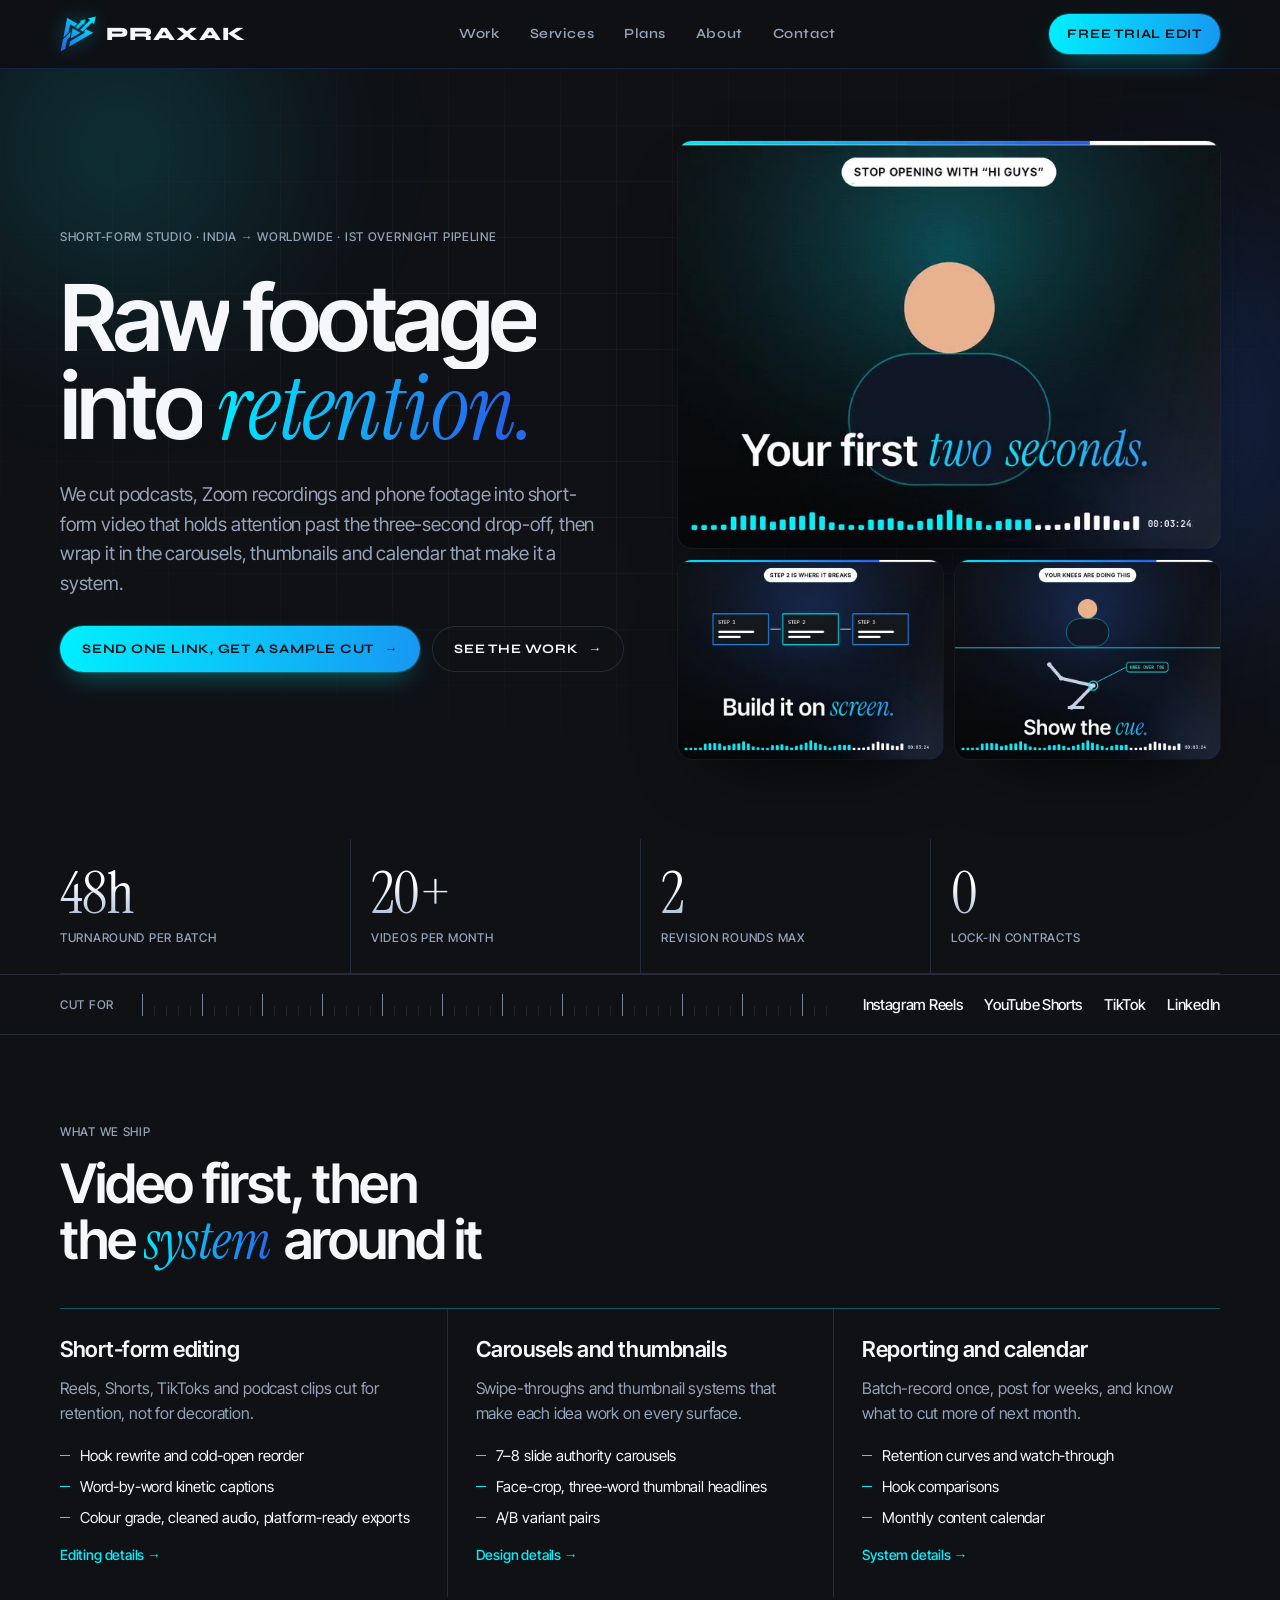
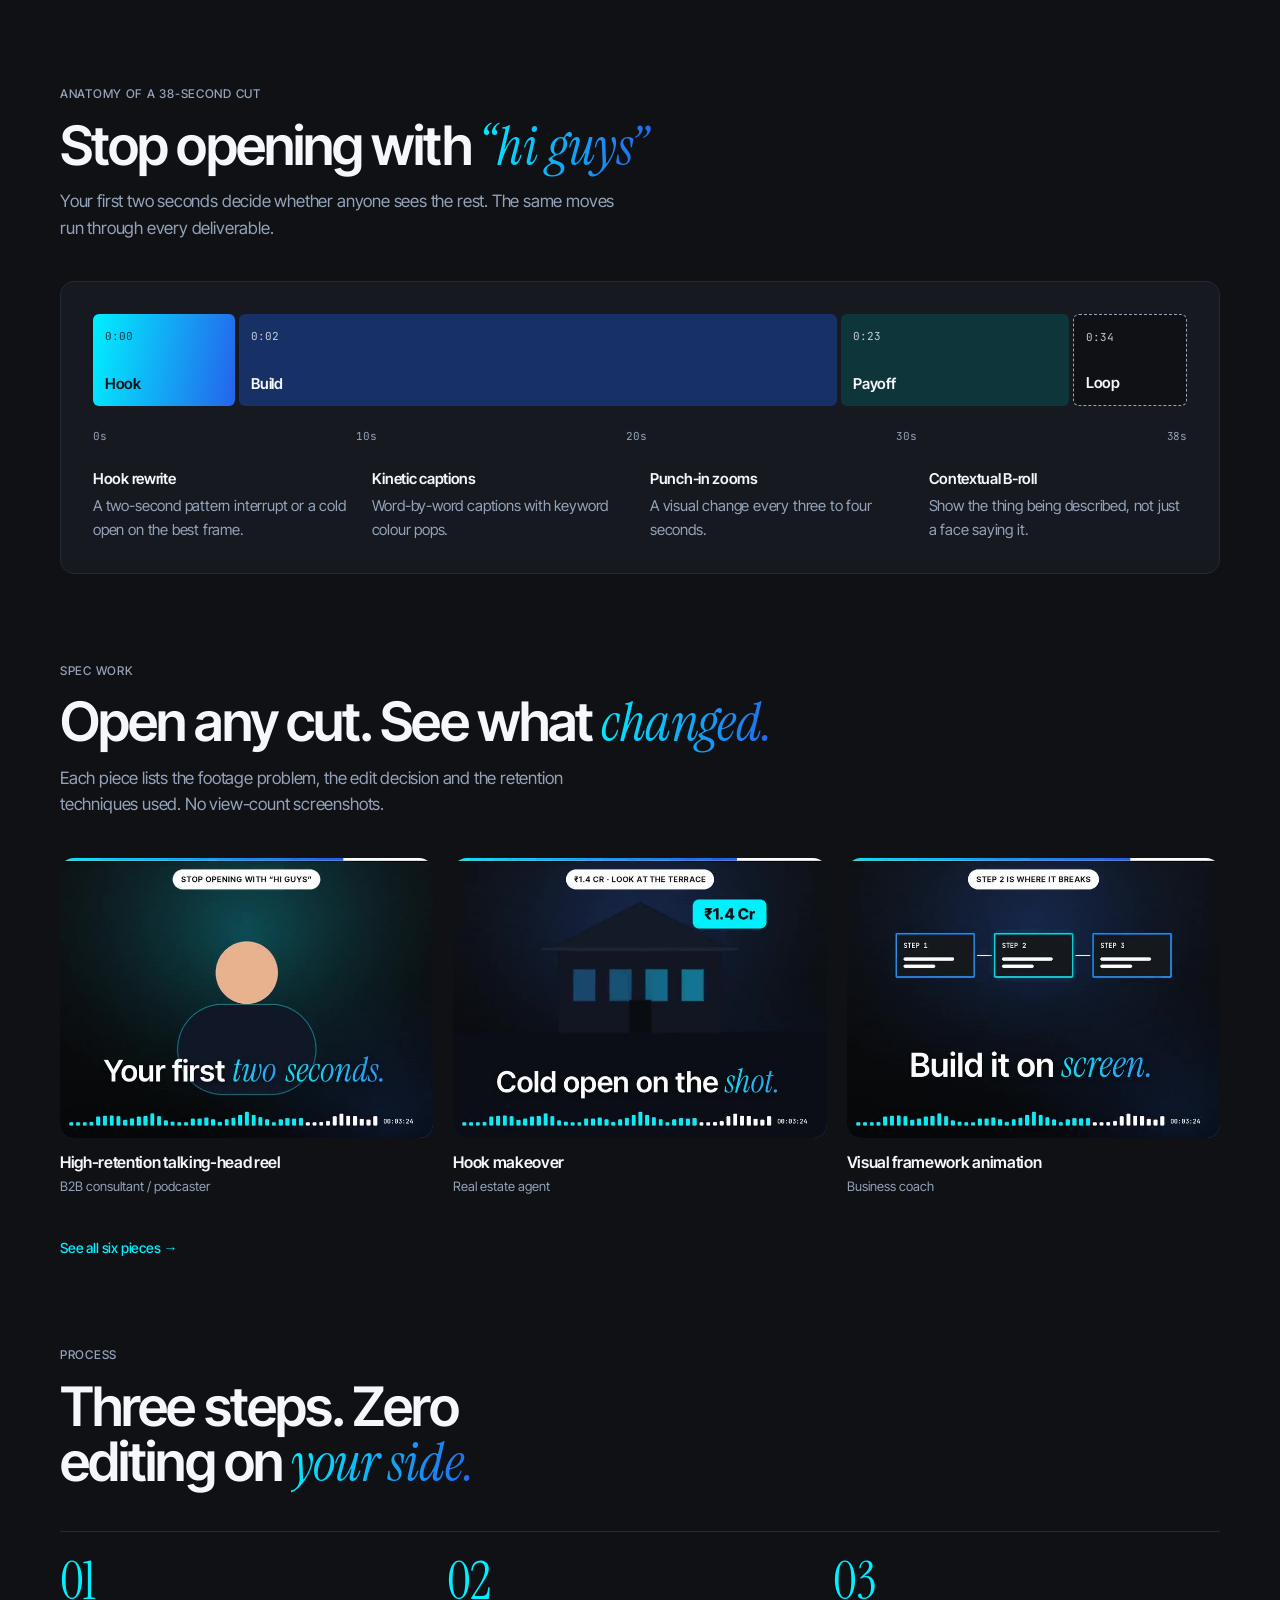
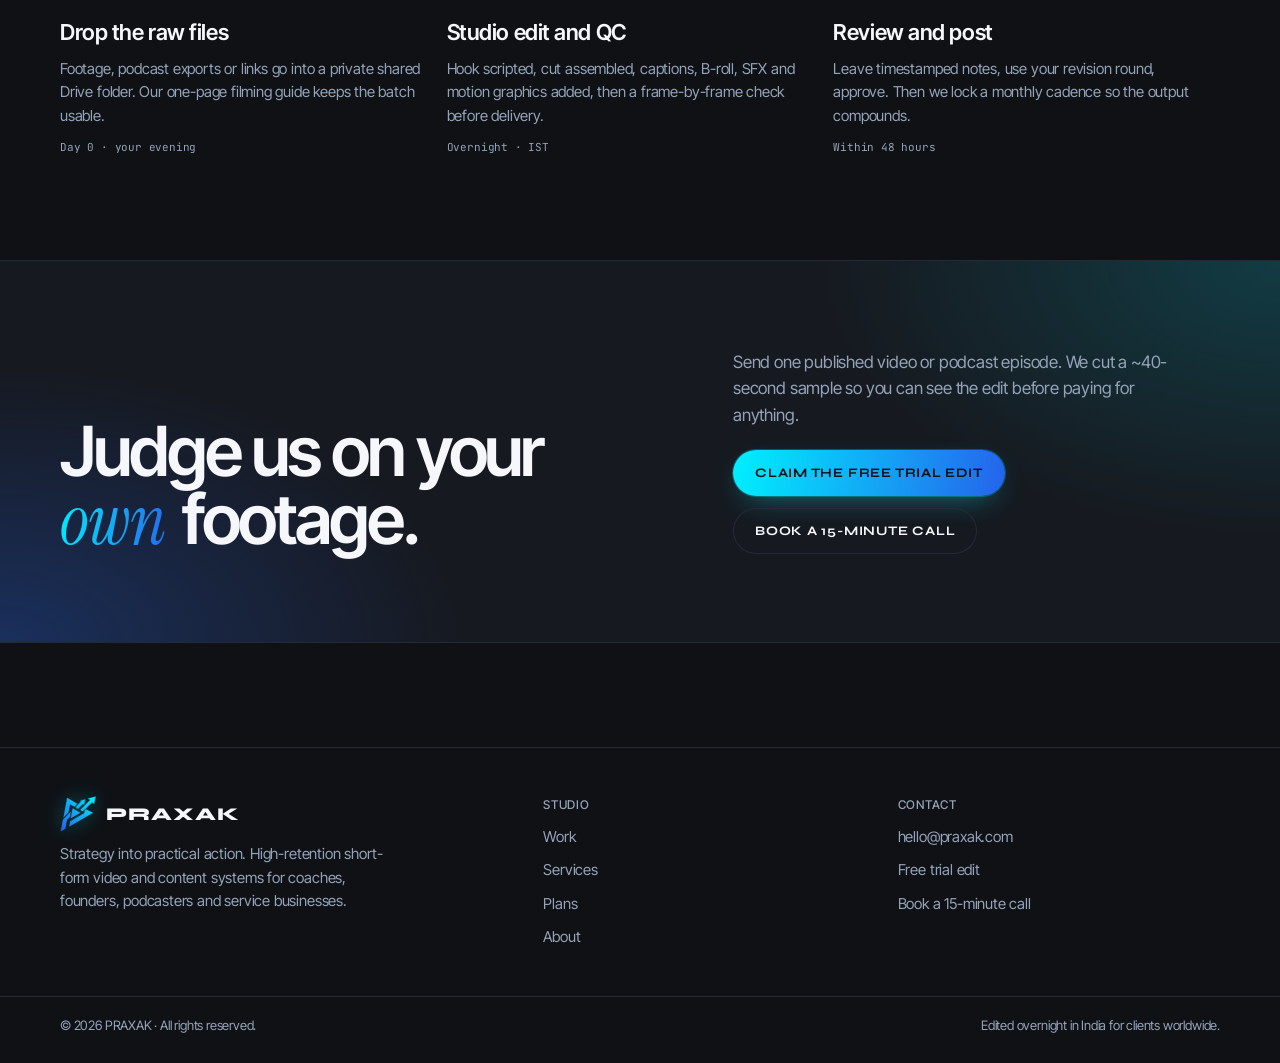
<file: index.html>
<!DOCTYPE html>
<html lang="en">
<head>
<meta charset="utf-8">
<meta name="viewport" content="width=device-width, initial-scale=1, viewport-fit=cover">
<title>PRAXAK · High-Retention Short-Form Video Studio</title>
<meta name="description" content="PRAXAK turns raw footage and podcasts into high-retention Reels, Shorts and TikToks, plus carousels and thumbnails. 48-hour turnaround from India for clients worldwide.">
<link rel="canonical" href="https://akashaychandranu-cell.github.io/AK/">
<meta name="theme-color" content="#0F1115">
<meta name="color-scheme" content="dark">
<link rel="icon" href="favicon.svg" type="image/svg+xml">
<link rel="apple-touch-icon" href="apple-touch-icon.png">
<meta property="og:type" content="website">
<meta property="og:site_name" content="PRAXAK">
<meta property="og:title" content="PRAXAK · High-Retention Short-Form Video Studio">
<meta property="og:description" content="PRAXAK turns raw footage and podcasts into high-retention Reels, Shorts and TikToks, plus carousels and thumbnails. 48-hour turnaround from India for clients worldwide.">
<meta property="og:url" content="https://akashaychandranu-cell.github.io/AK/">
<meta property="og:image" content="https://akashaychandranu-cell.github.io/AK/og.jpg">
<meta property="og:image:width" content="1200">
<meta property="og:image:height" content="630">
<meta name="twitter:card" content="summary_large_image">
<meta name="twitter:title" content="PRAXAK · High-Retention Short-Form Video Studio">
<meta name="twitter:description" content="PRAXAK turns raw footage and podcasts into high-retention Reels, Shorts and TikToks, plus carousels and thumbnails. 48-hour turnaround from India for clients worldwide.">
<meta name="twitter:image" content="https://akashaychandranu-cell.github.io/AK/og.jpg">
<script type="application/ld+json">{"@context": "https://schema.org", "@type": "ProfessionalService", "name": "PRAXAK", "url": "https://akashaychandranu-cell.github.io/AK/", "description": "PRAXAK turns raw footage and podcasts into high-retention Reels, Shorts and TikToks, plus carousels and thumbnails. 48-hour turnaround from India for clients worldwide.", "email": "hello@praxak.com", "image": "https://akashaychandranu-cell.github.io/AK/og.jpg", "logo": "https://akashaychandranu-cell.github.io/AK/favicon.svg", "areaServed": ["IN", "US", "GB", "AE", "AU"], "address": {"@type": "PostalAddress", "addressCountry": "IN"}, "sameAs": []}</script>
<link rel="stylesheet" href="assets/fonts.css">
<link rel="stylesheet" href="assets/style.css">
</head>
<body data-page="home">
<nav class="top" aria-label="Main">
  <div class="wrap">
    <a class="logo" href="index.html" aria-label="PRAXAK home"><svg class="mark" viewBox="0 0 40 40" width="32" height="32" aria-hidden="true"><defs><linearGradient id="lg-nav" x1="2" y1="38" x2="38" y2="2" gradientUnits="userSpaceOnUse"><stop stop-color="#2563EB"/><stop offset="1" stop-color="#00F0FF"/></linearGradient></defs><g fill="url(#lg-nav)"><path d="M7.93 2.04 L19.16 8.55 L15.89 11.85 L11.20 9.20 L9.45 18.25 L3.71 24.04 Z"/><path d="M12.04 17.42 L10.87 23.49 L7.85 26.47 L5.93 36.44 L0.69 39.45 L3.27 26.18 Z"/><path d="M14.04 13.67 L22.65 18.65 L11.85 24.87 Z"/><path d="M28.80 14.65 L36.73 18.65 L10.07 34.04 L11.24 28.11 L27.60 18.65 L26.51 18.00 Z"/><path class="arrow" d="M16.95 12.51 L23.31 6.11 L21.96 5.13 L28.22 3.67 L26.76 9.96 L25.78 8.58 L20.04 14.29 Z"/><path class="arrow" d="M22.25 15.56 L33.35 4.47 L30.76 2.65 L39.71 0.58 L37.64 9.56 L35.82 6.98 L25.38 17.35 Z"/></g></svg><span>PRAXAK</span></a>
    <div class="links">
      <a href="work.html">Work</a>
      <a href="services.html">Services</a>
      <a href="plans.html">Plans</a>
      <a href="about.html">About</a>
      <a href="contact.html">Contact</a>
    </div>
    <div class="nav-right">
      <a class="btn small" href="contact.html">Free trial edit</a>
      <button class="menu-btn" id="menu-btn" type="button" aria-expanded="false" aria-controls="mobile-menu">Menu</button>
    </div>
  </div>
  <div class="mobile-menu" id="mobile-menu" hidden>
    <div class="wrap">
      <a href="index.html" aria-current="page">Home</a>
      <a href="work.html">Work</a>
      <a href="services.html">Services</a>
      <a href="plans.html">Plans</a>
      <a href="about.html">About</a>
      <a href="contact.html">Contact</a>
    </div>
  </div>
</nav>
<main class="view">
<header class="hero">
  <div class="hero-fx" aria-hidden="true"><span class="orb o1"></span><span class="orb o2"></span><span class="gridfx"></span></div>
  <div class="wrap">
    <div class="hero-copy">
      <span class="label in-up" style="--d:.05s">Short-form studio · India → worldwide · IST overnight pipeline</span>
      <h1 class="split"><span class="wd"><span style="--i:0">Raw</span></span> <span class="wd"><span style="--i:1">footage</span></span> <span class="wd"><span style="--i:2">into</span></span> <span class="wd"><span style="--i:3"><span class="s">retention.</span></span></span></h1>
      <p class="lede in-up" style="--d:.75s">We cut podcasts, Zoom recordings and phone footage into short-form video that holds attention past the three-second drop-off, then wrap it in the carousels, thumbnails and calendar that make it a system.</p>
      <div class="ctas in-up" style="--d:.9s">
        <a class="btn" href="contact.html">Send one link, get a sample cut <span class="arr" aria-hidden="true">→</span></a>
        <a class="btn ghost" href="work.html">See the work <span class="arr" aria-hidden="true">→</span></a>
      </div>
    </div>
    <div class="frames media-hero" role="group" aria-label="Recent cuts">
      <div class="frame media g2 fx-in" style="--d:0.35s" data-depth="14"><video muted loop playsinline autoplay preload="metadata" poster="media/w1.jpg?v=3" src="media/w1.mp4?v=3" aria-hidden="true" tabindex="-1"></video><div class="bar"><span></span></div></div>
      <div class="frame media g2 fx-in" style="--d:0.50s" data-depth="24"><video muted loop playsinline autoplay preload="metadata" poster="media/w2.jpg?v=3" src="media/w2.mp4?v=3" aria-hidden="true" tabindex="-1"></video><div class="bar"><span></span></div></div>
      <div class="frame media g2 fx-in" style="--d:0.65s" data-depth="30"><video muted loop playsinline autoplay preload="metadata" poster="media/w5.jpg?v=3" src="media/w5.mp4?v=3" aria-hidden="true" tabindex="-1"></video><div class="bar"><span></span></div></div>
    </div>
  </div>
</header>

<div class="wrap">
  <div class="stats">
    <div class="stat"><b>48h</b><span class="label">Turnaround per batch</span></div>
    <div class="stat"><b>20+</b><span class="label">Videos per month</span></div>
    <div class="stat"><b>2</b><span class="label">Revision rounds max</span></div>
    <div class="stat"><b>0</b><span class="label">Lock-in contracts</span></div>
  </div>
</div>

<div class="ruler">
  <div class="wrap">
    <span class="label">Cut for</span>
    <div class="ticks" aria-hidden="true"></div>
    <div class="platforms"><span>Instagram Reels</span><span>YouTube Shorts</span><span>TikTok</span><span>LinkedIn</span></div>
  </div>
</div>

<section class="block">
  <div class="wrap">
    <div class="head">
      <span class="label">What we ship</span>
      <h2>Video first, then the <span class="s">system</span> around it</h2>
    </div>
    <div class="services">
      <div class="svc"><h3>Short-form editing</h3><p>Reels, Shorts, TikToks and podcast clips cut for retention, not for decoration.</p><ul class="dash"><li>Hook rewrite and cold-open reorder</li><li>Word-by-word kinetic captions</li><li>Colour grade, cleaned audio, platform-ready exports</li></ul><a class="textlink" href="services.html">Editing details →</a></div>
      <div class="svc"><h3>Carousels and thumbnails</h3><p>Swipe-throughs and thumbnail systems that make each idea work on every surface.</p><ul class="dash"><li>7–8 slide authority carousels</li><li>Face-crop, three-word thumbnail headlines</li><li>A/B variant pairs</li></ul><a class="textlink" href="services.html">Design details →</a></div>
      <div class="svc"><h3>Reporting and calendar</h3><p>Batch-record once, post for weeks, and know what to cut more of next month.</p><ul class="dash"><li>Retention curves and watch-through</li><li>Hook comparisons</li><li>Monthly content calendar</li></ul><a class="textlink" href="services.html">System details →</a></div>
    </div>
  </div>
</section>

<section class="block">
  <div class="wrap">
    <div class="head">
      <span class="label">Anatomy of a 38-second cut</span>
      <h2>Stop opening with <span class="s">“hi guys”</span></h2>
      <p>Your first two seconds decide whether anyone sees the rest. The same moves run through every deliverable.</p>
    </div>
    <div class="anatomy">
      <div class="track" style="grid-template-columns: 5fr 21fr 8fr 4fr" role="img" aria-label="Timeline of a 38-second cut: hook 0 to 2 seconds, build 2 to 23 seconds, payoff 23 to 34 seconds, loop and call to action 34 to 38 seconds">
        <div class="seg hook"><span class="mono">0:00</span><b>Hook</b></div>
        <div class="seg build"><span class="mono">0:02</span><b>Build</b></div>
        <div class="seg payoff"><span class="mono">0:23</span><b>Payoff</b></div>
        <div class="seg loop"><span class="mono">0:34</span><b>Loop</b></div>
      </div>
      <div class="axis"><span>0s</span><span>10s</span><span>20s</span><span>30s</span><span>38s</span></div>
      <div class="notes4">
        <p><strong>Hook rewrite</strong>A two-second pattern interrupt or a cold open on the best frame.</p>
        <p><strong>Kinetic captions</strong>Word-by-word captions with keyword colour pops.</p>
        <p><strong>Punch-in zooms</strong>A visual change every three to four seconds.</p>
        <p><strong>Contextual B-roll</strong>Show the thing being described, not just a face saying it.</p>
      </div>
    </div>
  </div>
</section>

<section class="block">
  <div class="wrap">
    <div class="head">
      <span class="label">Spec work</span>
      <h2>Open any cut. See what <span class="s">changed.</span></h2>
      <p>Each piece lists the footage problem, the edit decision and the retention techniques used. No view-count screenshots.</p>
    </div>
    <div class="grid-work">
      <button class="tile" type="button" data-cat="talk" data-n="0" aria-haspopup="dialog"><span class="frame media g2 "><img class="poster" src="media/w1.jpg?v=3" alt="" loading="lazy" width="720" height="540"><span class="bar"><span></span></span></span><span class="tile-meta"><b>High-retention talking-head reel</b><span>B2B consultant / podcaster</span></span></button><button class="tile" type="button" data-cat="before" data-n="3" aria-haspopup="dialog"><span class="frame media g2 "><img class="poster" src="media/w4.jpg?v=3" alt="" loading="lazy" width="720" height="540"><span class="bar"><span></span></span></span><span class="tile-meta"><b>Hook makeover</b><span>Real estate agent</span></span></button><button class="tile" type="button" data-cat="motion" data-n="1" aria-haspopup="dialog"><span class="frame media g2 "><img class="poster" src="media/w2.jpg?v=3" alt="" loading="lazy" width="720" height="540"><span class="bar"><span></span></span></span><span class="tile-meta"><b>Visual framework animation</b><span>Business coach</span></span></button>
    </div>
    <a class="textlink" href="work.html">See all six pieces →</a>
  </div>
</section>

<section class="block">
  <div class="wrap">
    <div class="head">
      <span class="label">Process</span>
      <h2>Three steps. Zero editing on <span class="s">your side.</span></h2>
    </div>
    <div class="steps three">
  <div class="step"><h3>Drop the raw files</h3><p>Footage, podcast exports or links go into a private shared Drive folder. Our one-page filming guide keeps the batch usable.</p><span class="when">Day 0 · your evening</span></div>
  <div class="step"><h3>Studio edit and QC</h3><p>Hook scripted, cut assembled, captions, B-roll, SFX and motion graphics added, then a frame-by-frame check before delivery.</p><span class="when">Overnight · IST</span></div>
  <div class="step"><h3>Review and post</h3><p>Leave timestamped notes, use your revision round, approve. Then we lock a monthly cadence so the output compounds.</p><span class="when">Within 48 hours</span></div>
</div>
  </div>
</section>
<section class="close">
  <div class="wrap">
    <h2>Judge us on your <span class="s">own</span> footage.</h2>
    <div class="close-side">
      <p>Send one published video or podcast episode. We cut a ~40-second sample so you can see the edit before paying for anything.</p>
      <div class="ctas"><a class="btn" href="contact.html">Claim the free trial edit</a><a class="btn ghost" href="mailto:hello@praxak.com?subject=Book%20a%2015-minute%20call">Book a 15-minute call</a></div>
    </div>
  </div>
</section>
</main>
<dialog id="dlg" aria-labelledby="dlg-title">
  <div class="dlg">
    <div class="frame media" id="dlg-frame"><video id="dlg-video" muted loop playsinline controls preload="none"></video></div>
    <div class="dlg-body">
      <button class="x" type="button" id="dlg-close">Close</button>
      <span class="pill" id="dlg-tag"></span>
      <h2 id="dlg-title" style="font-size:2rem">Project</h2>
      <dl>
        <dt>Client type</dt><dd id="dlg-niche"></dd>
        <dt>Problem</dt><dd id="dlg-problem"></dd>
        <dt>Edit</dt><dd id="dlg-edit"></dd>
        <dt>Techniques</dt><dd id="dlg-tech"></dd>
      </dl>
    </div>
  </div>
</dialog><footer>
  <div class="wrap">
    <div>
      <a class="logo" href="index.html" aria-label="PRAXAK home"><svg class="mark" viewBox="0 0 40 40" width="32" height="32" aria-hidden="true"><defs><linearGradient id="lg-foot" x1="2" y1="38" x2="38" y2="2" gradientUnits="userSpaceOnUse"><stop stop-color="#2563EB"/><stop offset="1" stop-color="#00F0FF"/></linearGradient></defs><g fill="url(#lg-foot)"><path d="M7.93 2.04 L19.16 8.55 L15.89 11.85 L11.20 9.20 L9.45 18.25 L3.71 24.04 Z"/><path d="M12.04 17.42 L10.87 23.49 L7.85 26.47 L5.93 36.44 L0.69 39.45 L3.27 26.18 Z"/><path d="M14.04 13.67 L22.65 18.65 L11.85 24.87 Z"/><path d="M28.80 14.65 L36.73 18.65 L10.07 34.04 L11.24 28.11 L27.60 18.65 L26.51 18.00 Z"/><path class="arrow" d="M16.95 12.51 L23.31 6.11 L21.96 5.13 L28.22 3.67 L26.76 9.96 L25.78 8.58 L20.04 14.29 Z"/><path class="arrow" d="M22.25 15.56 L33.35 4.47 L30.76 2.65 L39.71 0.58 L37.64 9.56 L35.82 6.98 L25.38 17.35 Z"/></g></svg><span>PRAXAK</span></a>
      <p class="muted" style="font-size:15px;max-width:36ch">Strategy into practical action. High-retention short-form video and content systems for coaches, founders, podcasters and service businesses.</p>
    </div>
    <div><span class="label">Studio</span><a href="work.html">Work</a><a href="services.html">Services</a><a href="plans.html">Plans</a><a href="about.html">About</a></div>
    <div><span class="label">Contact</span><a href="mailto:hello@praxak.com?subject=Free%20trial%20edit%20request">hello@praxak.com</a><a href="contact.html">Free trial edit</a><a href="mailto:hello@praxak.com?subject=Book%20a%2015-minute%20call">Book a 15-minute call</a></div>
  </div>
  <div class="foot-base"><div class="wrap"><span>© 2026 PRAXAK · All rights reserved.</span><span>Edited overnight in India for clients worldwide.</span></div></div>
</footer>
<script src="assets/main.js"></script>
</body>
</html>
</file>
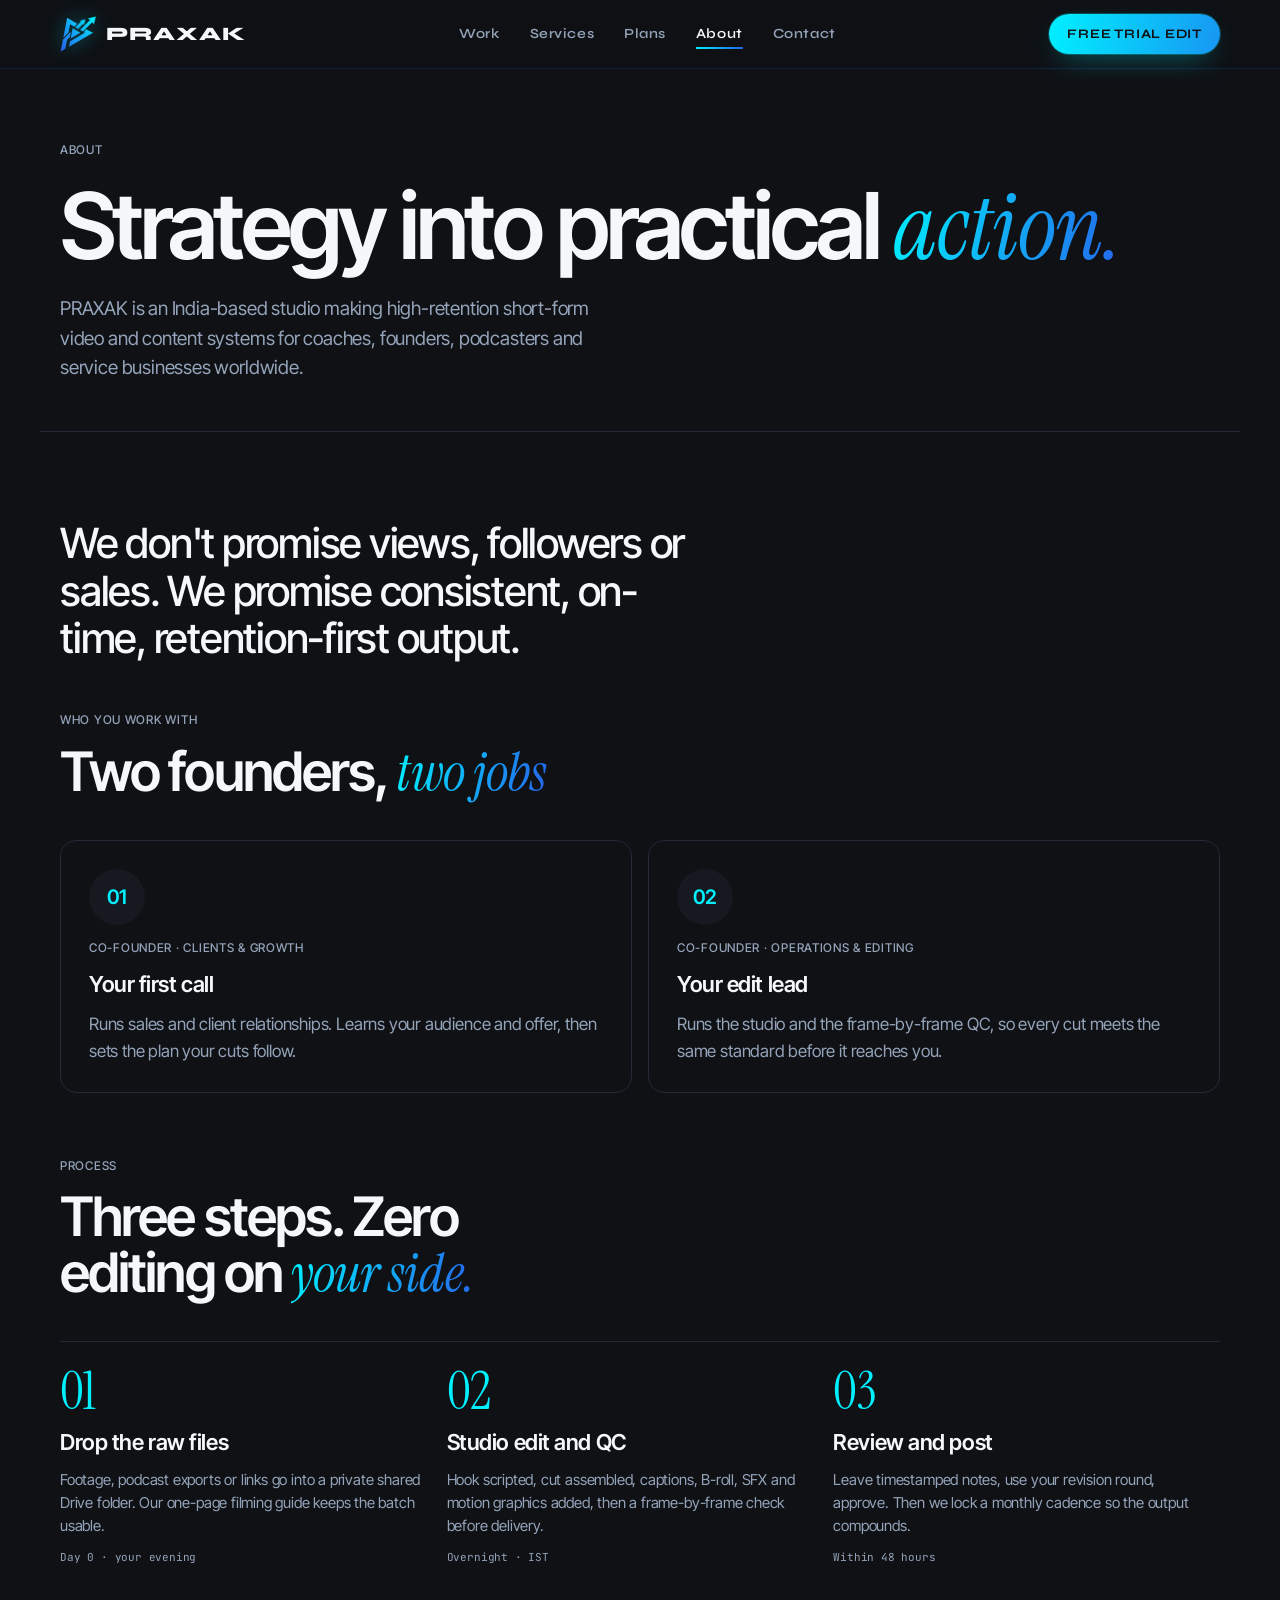
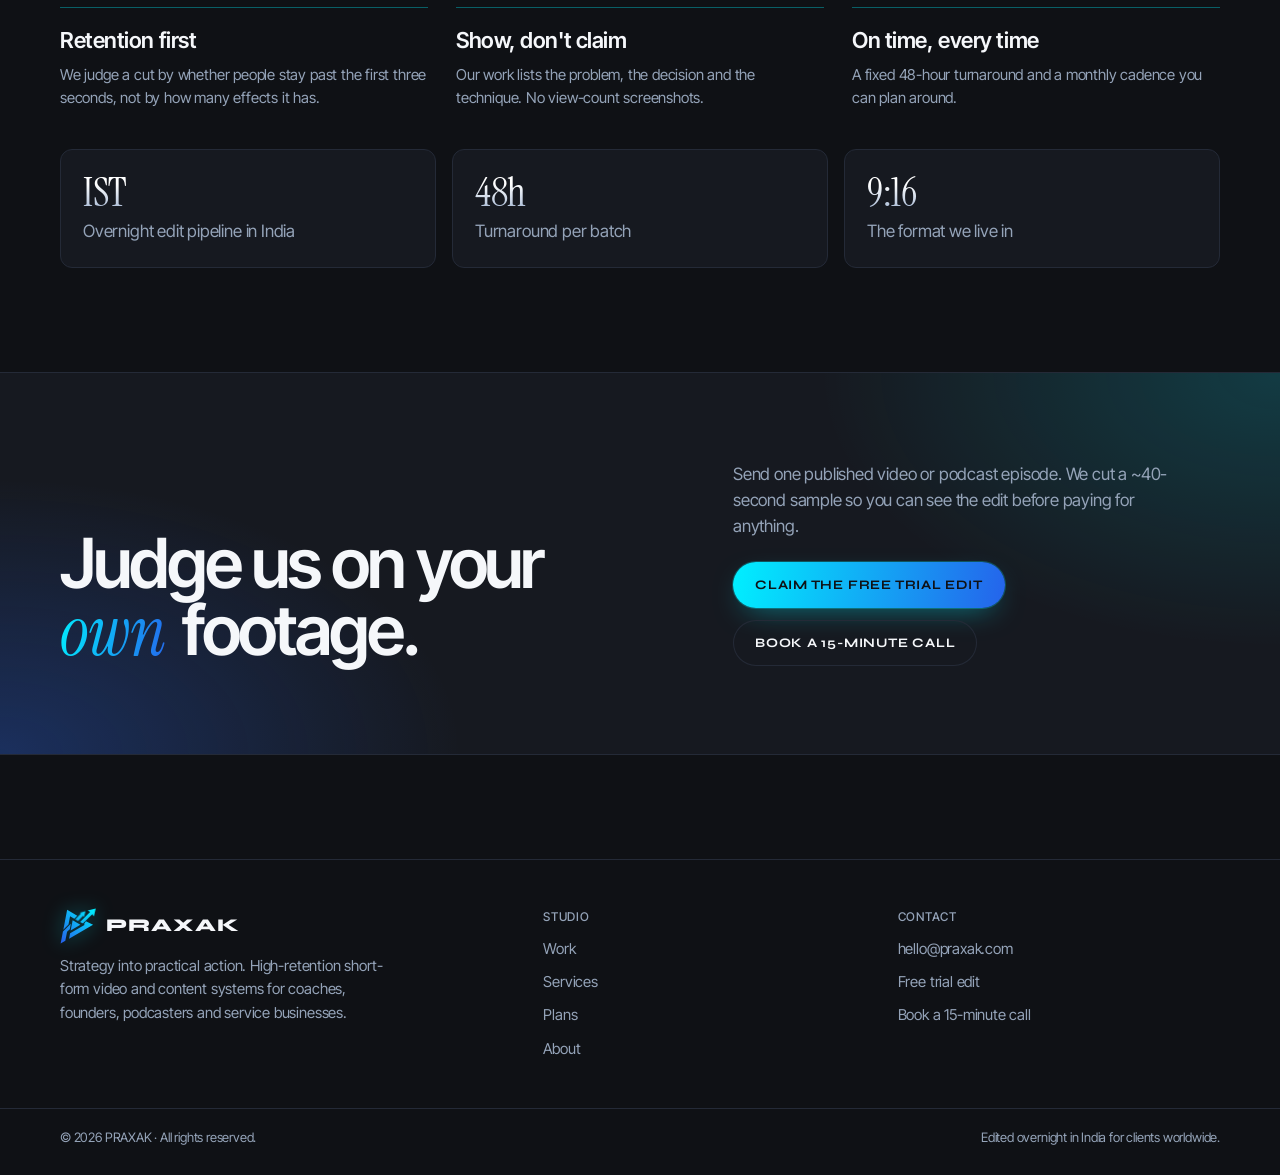
<file: about.html>
<!DOCTYPE html>
<html lang="en">
<head>
<meta charset="utf-8">
<meta name="viewport" content="width=device-width, initial-scale=1, viewport-fit=cover">
<title>About · PRAXAK</title>
<meta name="description" content="PRAXAK is an India-based studio making high-retention short-form video for coaches, founders, podcasters and service businesses.">
<link rel="canonical" href="https://akashaychandranu-cell.github.io/AK/about.html">
<meta name="theme-color" content="#0F1115">
<meta name="color-scheme" content="dark">
<link rel="icon" href="favicon.svg" type="image/svg+xml">
<link rel="apple-touch-icon" href="apple-touch-icon.png">
<meta property="og:type" content="website">
<meta property="og:site_name" content="PRAXAK">
<meta property="og:title" content="About · PRAXAK">
<meta property="og:description" content="PRAXAK is an India-based studio making high-retention short-form video for coaches, founders, podcasters and service businesses.">
<meta property="og:url" content="https://akashaychandranu-cell.github.io/AK/about.html">
<meta property="og:image" content="https://akashaychandranu-cell.github.io/AK/og.jpg">
<meta property="og:image:width" content="1200">
<meta property="og:image:height" content="630">
<meta name="twitter:card" content="summary_large_image">
<meta name="twitter:title" content="About · PRAXAK">
<meta name="twitter:description" content="PRAXAK is an India-based studio making high-retention short-form video for coaches, founders, podcasters and service businesses.">
<meta name="twitter:image" content="https://akashaychandranu-cell.github.io/AK/og.jpg">
<link rel="stylesheet" href="assets/fonts.css">
<link rel="stylesheet" href="assets/style.css">
</head>
<body data-page="about">
<nav class="top" aria-label="Main">
  <div class="wrap">
    <a class="logo" href="index.html" aria-label="PRAXAK home"><svg class="mark" viewBox="0 0 40 40" width="32" height="32" aria-hidden="true"><defs><linearGradient id="lg-nav" x1="2" y1="38" x2="38" y2="2" gradientUnits="userSpaceOnUse"><stop stop-color="#2563EB"/><stop offset="1" stop-color="#00F0FF"/></linearGradient></defs><g fill="url(#lg-nav)"><path d="M7.93 2.04 L19.16 8.55 L15.89 11.85 L11.20 9.20 L9.45 18.25 L3.71 24.04 Z"/><path d="M12.04 17.42 L10.87 23.49 L7.85 26.47 L5.93 36.44 L0.69 39.45 L3.27 26.18 Z"/><path d="M14.04 13.67 L22.65 18.65 L11.85 24.87 Z"/><path d="M28.80 14.65 L36.73 18.65 L10.07 34.04 L11.24 28.11 L27.60 18.65 L26.51 18.00 Z"/><path class="arrow" d="M16.95 12.51 L23.31 6.11 L21.96 5.13 L28.22 3.67 L26.76 9.96 L25.78 8.58 L20.04 14.29 Z"/><path class="arrow" d="M22.25 15.56 L33.35 4.47 L30.76 2.65 L39.71 0.58 L37.64 9.56 L35.82 6.98 L25.38 17.35 Z"/></g></svg><span>PRAXAK</span></a>
    <div class="links">
      <a href="work.html">Work</a>
      <a href="services.html">Services</a>
      <a href="plans.html">Plans</a>
      <a href="about.html" aria-current="page">About</a>
      <a href="contact.html">Contact</a>
    </div>
    <div class="nav-right">
      <a class="btn small" href="contact.html">Free trial edit</a>
      <button class="menu-btn" id="menu-btn" type="button" aria-expanded="false" aria-controls="mobile-menu">Menu</button>
    </div>
  </div>
  <div class="mobile-menu" id="mobile-menu" hidden>
    <div class="wrap">
      <a href="index.html">Home</a>
      <a href="work.html">Work</a>
      <a href="services.html">Services</a>
      <a href="plans.html">Plans</a>
      <a href="about.html" aria-current="page">About</a>
      <a href="contact.html">Contact</a>
    </div>
  </div>
</nav>
<main class="view">
<header class="page-head">
  <div class="wrap">
    <span class="label">About</span>
    <h1>Strategy into practical <span class="s">action.</span></h1>
    <p class="lede">PRAXAK is an India-based studio making high-retention short-form video and content systems for coaches, founders, podcasters and service businesses worldwide.</p>
  </div>
</header>
<section class="block">
  <div class="wrap">
    <p class="statement">We don't promise views, followers or sales. We promise consistent, on-time, retention-first output.</p>
    <div class="head" style="padding-top:8px"><span class="label">Who you work with</span><h2>Two founders, <span class="s">two jobs</span></h2></div>
    <div class="founders">
      <div class="founder"><div class="avatar ic" aria-hidden="true">01</div><span class="label">Co-founder · Clients &amp; growth</span><h3>Your first call</h3><p class="muted">Runs sales and client relationships. Learns your audience and offer, then sets the plan your cuts follow.</p></div>
      <div class="founder"><div class="avatar ic" aria-hidden="true">02</div><span class="label">Co-founder · Operations &amp; editing</span><h3>Your edit lead</h3><p class="muted">Runs the studio and the frame-by-frame QC, so every cut meets the same standard before it reaches you.</p></div>
    </div>
    <div class="head" style="padding-top:24px"><span class="label">Process</span><h2>Three steps. Zero editing on <span class="s">your side.</span></h2></div>
    <div class="steps three">
  <div class="step"><h3>Drop the raw files</h3><p>Footage, podcast exports or links go into a private shared Drive folder. Our one-page filming guide keeps the batch usable.</p><span class="when">Day 0 · your evening</span></div>
  <div class="step"><h3>Studio edit and QC</h3><p>Hook scripted, cut assembled, captions, B-roll, SFX and motion graphics added, then a frame-by-frame check before delivery.</p><span class="when">Overnight · IST</span></div>
  <div class="step"><h3>Review and post</h3><p>Leave timestamped notes, use your revision round, approve. Then we lock a monthly cadence so the output compounds.</p><span class="when">Within 48 hours</span></div>
</div>
    <div class="values">
      <div><h3>Retention first</h3><p>We judge a cut by whether people stay past the first three seconds, not by how many effects it has.</p></div>
      <div><h3>Show, don't claim</h3><p>Our work lists the problem, the decision and the technique. No view-count screenshots.</p></div>
      <div><h3>On time, every time</h3><p>A fixed 48-hour turnaround and a monthly cadence you can plan around.</p></div>
    </div>
    <div class="facts">
      <div class="fact"><b>IST</b><span class="muted">Overnight edit pipeline in India</span></div>
      <div class="fact"><b>48h</b><span class="muted">Turnaround per batch</span></div>
      <div class="fact"><b>9:16</b><span class="muted">The format we live in</span></div>
    </div>
  </div>
</section>
<section class="close">
  <div class="wrap">
    <h2>Judge us on your <span class="s">own</span> footage.</h2>
    <div class="close-side">
      <p>Send one published video or podcast episode. We cut a ~40-second sample so you can see the edit before paying for anything.</p>
      <div class="ctas"><a class="btn" href="contact.html">Claim the free trial edit</a><a class="btn ghost" href="mailto:hello@praxak.com?subject=Book%20a%2015-minute%20call">Book a 15-minute call</a></div>
    </div>
  </div>
</section>
</main>
<footer>
  <div class="wrap">
    <div>
      <a class="logo" href="index.html" aria-label="PRAXAK home"><svg class="mark" viewBox="0 0 40 40" width="32" height="32" aria-hidden="true"><defs><linearGradient id="lg-foot" x1="2" y1="38" x2="38" y2="2" gradientUnits="userSpaceOnUse"><stop stop-color="#2563EB"/><stop offset="1" stop-color="#00F0FF"/></linearGradient></defs><g fill="url(#lg-foot)"><path d="M7.93 2.04 L19.16 8.55 L15.89 11.85 L11.20 9.20 L9.45 18.25 L3.71 24.04 Z"/><path d="M12.04 17.42 L10.87 23.49 L7.85 26.47 L5.93 36.44 L0.69 39.45 L3.27 26.18 Z"/><path d="M14.04 13.67 L22.65 18.65 L11.85 24.87 Z"/><path d="M28.80 14.65 L36.73 18.65 L10.07 34.04 L11.24 28.11 L27.60 18.65 L26.51 18.00 Z"/><path class="arrow" d="M16.95 12.51 L23.31 6.11 L21.96 5.13 L28.22 3.67 L26.76 9.96 L25.78 8.58 L20.04 14.29 Z"/><path class="arrow" d="M22.25 15.56 L33.35 4.47 L30.76 2.65 L39.71 0.58 L37.64 9.56 L35.82 6.98 L25.38 17.35 Z"/></g></svg><span>PRAXAK</span></a>
      <p class="muted" style="font-size:15px;max-width:36ch">Strategy into practical action. High-retention short-form video and content systems for coaches, founders, podcasters and service businesses.</p>
    </div>
    <div><span class="label">Studio</span><a href="work.html">Work</a><a href="services.html">Services</a><a href="plans.html">Plans</a><a href="about.html">About</a></div>
    <div><span class="label">Contact</span><a href="mailto:hello@praxak.com?subject=Free%20trial%20edit%20request">hello@praxak.com</a><a href="contact.html">Free trial edit</a><a href="mailto:hello@praxak.com?subject=Book%20a%2015-minute%20call">Book a 15-minute call</a></div>
  </div>
  <div class="foot-base"><div class="wrap"><span>© 2026 PRAXAK · All rights reserved.</span><span>Edited overnight in India for clients worldwide.</span></div></div>
</footer>
<script src="assets/main.js"></script>
</body>
</html>
</file>
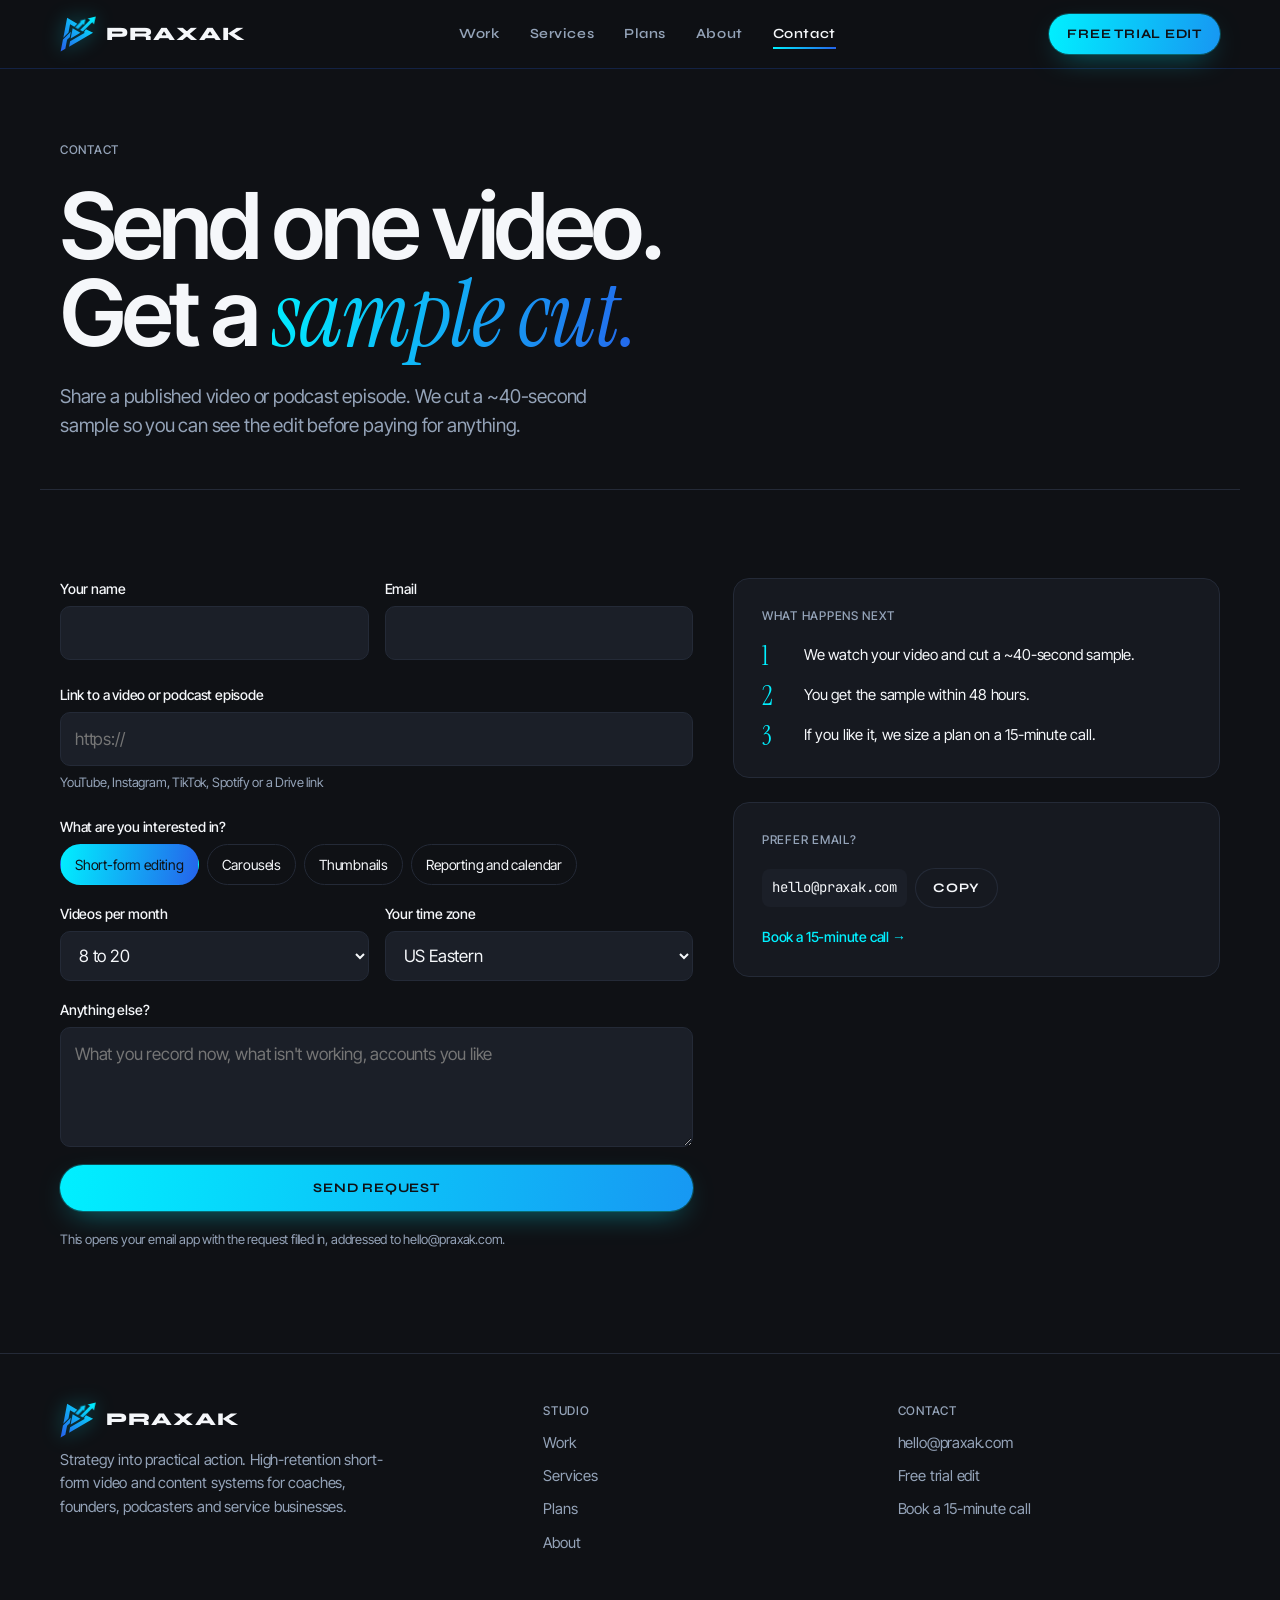
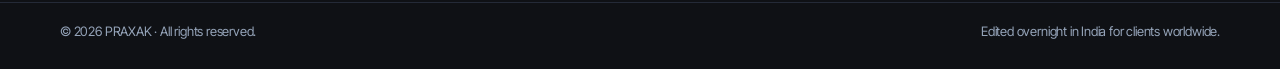
<file: contact.html>
<!DOCTYPE html>
<html lang="en">
<head>
<meta charset="utf-8">
<meta name="viewport" content="width=device-width, initial-scale=1, viewport-fit=cover">
<title>Contact · PRAXAK</title>
<meta name="description" content="Send one video for a free trial edit or book a 15-minute call with PRAXAK.">
<link rel="canonical" href="https://akashaychandranu-cell.github.io/AK/contact.html">
<meta name="theme-color" content="#0F1115">
<meta name="color-scheme" content="dark">
<link rel="icon" href="favicon.svg" type="image/svg+xml">
<link rel="apple-touch-icon" href="apple-touch-icon.png">
<meta property="og:type" content="website">
<meta property="og:site_name" content="PRAXAK">
<meta property="og:title" content="Contact · PRAXAK">
<meta property="og:description" content="Send one video for a free trial edit or book a 15-minute call with PRAXAK.">
<meta property="og:url" content="https://akashaychandranu-cell.github.io/AK/contact.html">
<meta property="og:image" content="https://akashaychandranu-cell.github.io/AK/og.jpg">
<meta property="og:image:width" content="1200">
<meta property="og:image:height" content="630">
<meta name="twitter:card" content="summary_large_image">
<meta name="twitter:title" content="Contact · PRAXAK">
<meta name="twitter:description" content="Send one video for a free trial edit or book a 15-minute call with PRAXAK.">
<meta name="twitter:image" content="https://akashaychandranu-cell.github.io/AK/og.jpg">
<link rel="stylesheet" href="assets/fonts.css">
<link rel="stylesheet" href="assets/style.css">
</head>
<body data-page="contact">
<nav class="top" aria-label="Main">
  <div class="wrap">
    <a class="logo" href="index.html" aria-label="PRAXAK home"><svg class="mark" viewBox="0 0 40 40" width="32" height="32" aria-hidden="true"><defs><linearGradient id="lg-nav" x1="2" y1="38" x2="38" y2="2" gradientUnits="userSpaceOnUse"><stop stop-color="#2563EB"/><stop offset="1" stop-color="#00F0FF"/></linearGradient></defs><g fill="url(#lg-nav)"><path d="M7.93 2.04 L19.16 8.55 L15.89 11.85 L11.20 9.20 L9.45 18.25 L3.71 24.04 Z"/><path d="M12.04 17.42 L10.87 23.49 L7.85 26.47 L5.93 36.44 L0.69 39.45 L3.27 26.18 Z"/><path d="M14.04 13.67 L22.65 18.65 L11.85 24.87 Z"/><path d="M28.80 14.65 L36.73 18.65 L10.07 34.04 L11.24 28.11 L27.60 18.65 L26.51 18.00 Z"/><path class="arrow" d="M16.95 12.51 L23.31 6.11 L21.96 5.13 L28.22 3.67 L26.76 9.96 L25.78 8.58 L20.04 14.29 Z"/><path class="arrow" d="M22.25 15.56 L33.35 4.47 L30.76 2.65 L39.71 0.58 L37.64 9.56 L35.82 6.98 L25.38 17.35 Z"/></g></svg><span>PRAXAK</span></a>
    <div class="links">
      <a href="work.html">Work</a>
      <a href="services.html">Services</a>
      <a href="plans.html">Plans</a>
      <a href="about.html">About</a>
      <a href="contact.html" aria-current="page">Contact</a>
    </div>
    <div class="nav-right">
      <a class="btn small" href="contact.html">Free trial edit</a>
      <button class="menu-btn" id="menu-btn" type="button" aria-expanded="false" aria-controls="mobile-menu">Menu</button>
    </div>
  </div>
  <div class="mobile-menu" id="mobile-menu" hidden>
    <div class="wrap">
      <a href="index.html">Home</a>
      <a href="work.html">Work</a>
      <a href="services.html">Services</a>
      <a href="plans.html">Plans</a>
      <a href="about.html">About</a>
      <a href="contact.html" aria-current="page">Contact</a>
    </div>
  </div>
</nav>
<main class="view">
<header class="page-head">
  <div class="wrap">
    <span class="label">Contact</span>
    <h1>Send one video. Get a <span class="s">sample cut.</span></h1>
    <p class="lede">Share a published video or podcast episode. We cut a ~40-second sample so you can see the edit before paying for anything.</p>
  </div>
</header>
<section class="block">
  <div class="wrap contact-grid">
    <div id="form-wrap">
      <form id="lead" novalidate>
        <div class="row2">
          <div class="field"><label for="f-name">Your name</label><input id="f-name" name="name" type="text" autocomplete="name" required><span class="err" data-err="name"></span></div>
          <div class="field"><label for="f-email">Email</label><input id="f-email" name="email" type="email" autocomplete="email" required><span class="err" data-err="email"></span></div>
        </div>
        <div class="field"><label for="f-link">Link to a video or podcast episode</label><input id="f-link" name="link" type="url" placeholder="https://" required><span class="hint">YouTube, Instagram, TikTok, Spotify or a Drive link</span><span class="err" data-err="link"></span></div>
        <div class="field">
          <span style="font-size:14px;font-weight:500">What are you interested in?</span>
          <div class="seg-choice" role="group" aria-label="Interested in">
            <input type="checkbox" id="n-edit" name="need" value="Short-form editing" checked><label for="n-edit">Short-form editing</label>
            <input type="checkbox" id="n-car" name="need" value="Carousels"><label for="n-car">Carousels</label>
            <input type="checkbox" id="n-thumb" name="need" value="Thumbnails"><label for="n-thumb">Thumbnails</label>
            <input type="checkbox" id="n-rep" name="need" value="Reporting and calendar"><label for="n-rep">Reporting and calendar</label>
          </div>
        </div>
        <div class="row2">
          <div class="field"><label for="f-vol">Videos per month</label>
            <select id="f-vol" name="volume"><option>Under 8</option><option selected>8 to 20</option><option>20+</option><option>Not sure yet</option></select></div>
          <div class="field"><label for="f-tz">Your time zone</label>
            <select id="f-tz" name="tz"><option>US Eastern</option><option>US Central</option><option>US Pacific</option><option>UK</option><option>Central Europe</option><option>Gulf</option><option>Australia</option><option>India</option><option>Other</option></select></div>
        </div>
        <div class="field"><label for="f-msg">Anything else?</label><textarea id="f-msg" name="msg" placeholder="What you record now, what isn't working, accounts you like"></textarea></div>
        <button class="btn" type="submit">Send request</button>
        <p class="muted" style="font-size:13px">This opens your email app with the request filled in, addressed to hello@praxak.com.</p>
      </form>
    </div>
    <div class="aside">
      <div class="aside-card">
        <span class="label">What happens next</span>
        <ol class="next">
          <li>We watch your video and cut a ~40-second sample.</li>
          <li>You get the sample within 48 hours.</li>
          <li>If you like it, we size a plan on a 15-minute call.</li>
        </ol>
      </div>
      <div class="aside-card">
        <span class="label">Prefer email?</span>
        <div class="copyrow"><code id="mail">hello@praxak.com</code><button class="btn ghost small" type="button" id="copy-mail">Copy</button></div>
        <a class="textlink" href="mailto:hello@praxak.com?subject=Book%20a%2015-minute%20call">Book a 15-minute call →</a>
      </div>
    </div>
  </div>
</section>
</main>
<footer>
  <div class="wrap">
    <div>
      <a class="logo" href="index.html" aria-label="PRAXAK home"><svg class="mark" viewBox="0 0 40 40" width="32" height="32" aria-hidden="true"><defs><linearGradient id="lg-foot" x1="2" y1="38" x2="38" y2="2" gradientUnits="userSpaceOnUse"><stop stop-color="#2563EB"/><stop offset="1" stop-color="#00F0FF"/></linearGradient></defs><g fill="url(#lg-foot)"><path d="M7.93 2.04 L19.16 8.55 L15.89 11.85 L11.20 9.20 L9.45 18.25 L3.71 24.04 Z"/><path d="M12.04 17.42 L10.87 23.49 L7.85 26.47 L5.93 36.44 L0.69 39.45 L3.27 26.18 Z"/><path d="M14.04 13.67 L22.65 18.65 L11.85 24.87 Z"/><path d="M28.80 14.65 L36.73 18.65 L10.07 34.04 L11.24 28.11 L27.60 18.65 L26.51 18.00 Z"/><path class="arrow" d="M16.95 12.51 L23.31 6.11 L21.96 5.13 L28.22 3.67 L26.76 9.96 L25.78 8.58 L20.04 14.29 Z"/><path class="arrow" d="M22.25 15.56 L33.35 4.47 L30.76 2.65 L39.71 0.58 L37.64 9.56 L35.82 6.98 L25.38 17.35 Z"/></g></svg><span>PRAXAK</span></a>
      <p class="muted" style="font-size:15px;max-width:36ch">Strategy into practical action. High-retention short-form video and content systems for coaches, founders, podcasters and service businesses.</p>
    </div>
    <div><span class="label">Studio</span><a href="work.html">Work</a><a href="services.html">Services</a><a href="plans.html">Plans</a><a href="about.html">About</a></div>
    <div><span class="label">Contact</span><a href="mailto:hello@praxak.com?subject=Free%20trial%20edit%20request">hello@praxak.com</a><a href="contact.html">Free trial edit</a><a href="mailto:hello@praxak.com?subject=Book%20a%2015-minute%20call">Book a 15-minute call</a></div>
  </div>
  <div class="foot-base"><div class="wrap"><span>© 2026 PRAXAK · All rights reserved.</span><span>Edited overnight in India for clients worldwide.</span></div></div>
</footer>
<script src="assets/main.js"></script>
</body>
</html>
</file>
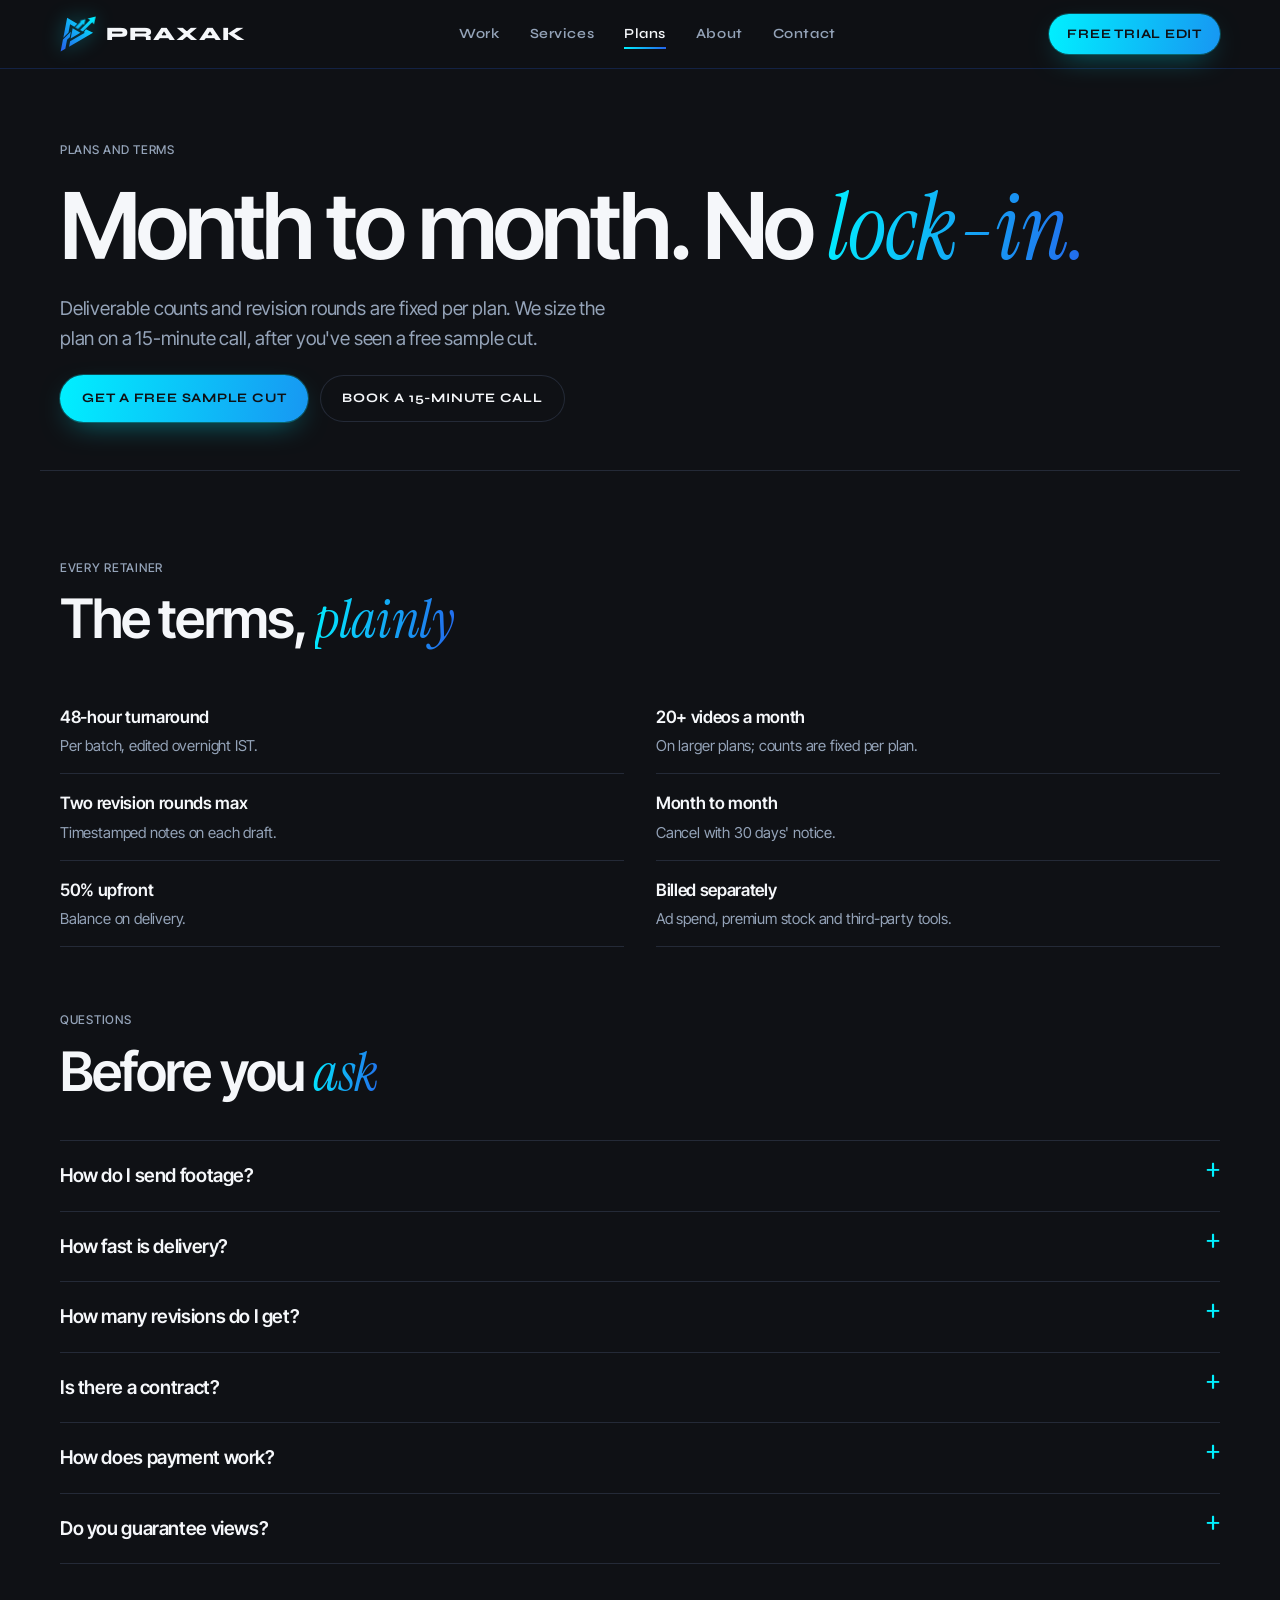
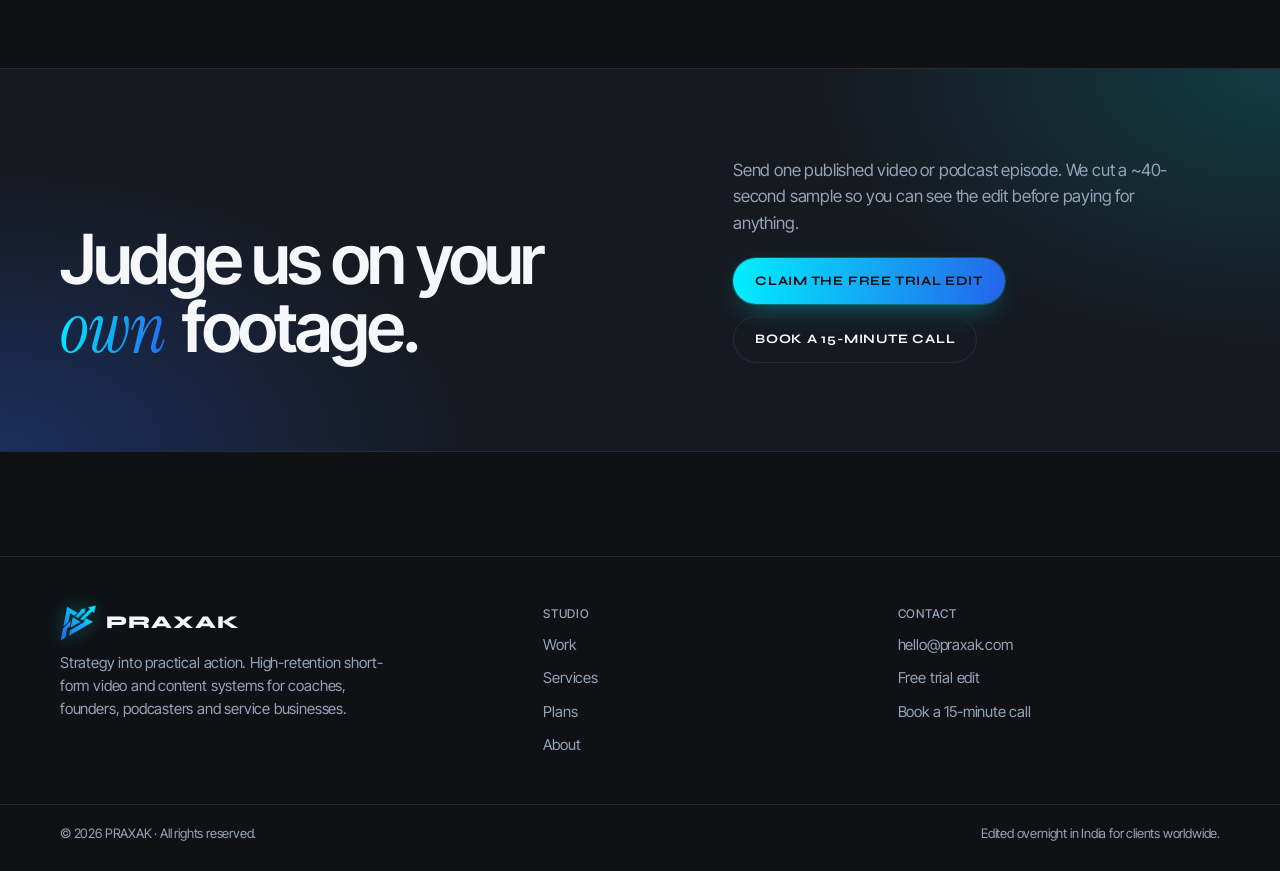
<file: plans.html>
<!DOCTYPE html>
<html lang="en">
<head>
<meta charset="utf-8">
<meta name="viewport" content="width=device-width, initial-scale=1, viewport-fit=cover">
<title>Plans and terms · PRAXAK</title>
<meta name="description" content="How PRAXAK retainers work: month to month, 48-hour turnaround, fixed revision rounds and a free trial edit.">
<link rel="canonical" href="https://akashaychandranu-cell.github.io/AK/plans.html">
<meta name="theme-color" content="#0F1115">
<meta name="color-scheme" content="dark">
<link rel="icon" href="favicon.svg" type="image/svg+xml">
<link rel="apple-touch-icon" href="apple-touch-icon.png">
<meta property="og:type" content="website">
<meta property="og:site_name" content="PRAXAK">
<meta property="og:title" content="Plans and terms · PRAXAK">
<meta property="og:description" content="How PRAXAK retainers work: month to month, 48-hour turnaround, fixed revision rounds and a free trial edit.">
<meta property="og:url" content="https://akashaychandranu-cell.github.io/AK/plans.html">
<meta property="og:image" content="https://akashaychandranu-cell.github.io/AK/og.jpg">
<meta property="og:image:width" content="1200">
<meta property="og:image:height" content="630">
<meta name="twitter:card" content="summary_large_image">
<meta name="twitter:title" content="Plans and terms · PRAXAK">
<meta name="twitter:description" content="How PRAXAK retainers work: month to month, 48-hour turnaround, fixed revision rounds and a free trial edit.">
<meta name="twitter:image" content="https://akashaychandranu-cell.github.io/AK/og.jpg">
<link rel="stylesheet" href="assets/fonts.css">
<link rel="stylesheet" href="assets/style.css">
</head>
<body data-page="plans">
<nav class="top" aria-label="Main">
  <div class="wrap">
    <a class="logo" href="index.html" aria-label="PRAXAK home"><svg class="mark" viewBox="0 0 40 40" width="32" height="32" aria-hidden="true"><defs><linearGradient id="lg-nav" x1="2" y1="38" x2="38" y2="2" gradientUnits="userSpaceOnUse"><stop stop-color="#2563EB"/><stop offset="1" stop-color="#00F0FF"/></linearGradient></defs><g fill="url(#lg-nav)"><path d="M7.93 2.04 L19.16 8.55 L15.89 11.85 L11.20 9.20 L9.45 18.25 L3.71 24.04 Z"/><path d="M12.04 17.42 L10.87 23.49 L7.85 26.47 L5.93 36.44 L0.69 39.45 L3.27 26.18 Z"/><path d="M14.04 13.67 L22.65 18.65 L11.85 24.87 Z"/><path d="M28.80 14.65 L36.73 18.65 L10.07 34.04 L11.24 28.11 L27.60 18.65 L26.51 18.00 Z"/><path class="arrow" d="M16.95 12.51 L23.31 6.11 L21.96 5.13 L28.22 3.67 L26.76 9.96 L25.78 8.58 L20.04 14.29 Z"/><path class="arrow" d="M22.25 15.56 L33.35 4.47 L30.76 2.65 L39.71 0.58 L37.64 9.56 L35.82 6.98 L25.38 17.35 Z"/></g></svg><span>PRAXAK</span></a>
    <div class="links">
      <a href="work.html">Work</a>
      <a href="services.html">Services</a>
      <a href="plans.html" aria-current="page">Plans</a>
      <a href="about.html">About</a>
      <a href="contact.html">Contact</a>
    </div>
    <div class="nav-right">
      <a class="btn small" href="contact.html">Free trial edit</a>
      <button class="menu-btn" id="menu-btn" type="button" aria-expanded="false" aria-controls="mobile-menu">Menu</button>
    </div>
  </div>
  <div class="mobile-menu" id="mobile-menu" hidden>
    <div class="wrap">
      <a href="index.html">Home</a>
      <a href="work.html">Work</a>
      <a href="services.html">Services</a>
      <a href="plans.html" aria-current="page">Plans</a>
      <a href="about.html">About</a>
      <a href="contact.html">Contact</a>
    </div>
  </div>
</nav>
<main class="view">
<header class="page-head">
  <div class="wrap">
    <span class="label">Plans and terms</span>
    <h1>Month to month. No <span class="s">lock-in.</span></h1>
    <p class="lede">Deliverable counts and revision rounds are fixed per plan. We size the plan on a 15-minute call, after you've seen a free sample cut.</p>
    <div class="ctas"><a class="btn" href="contact.html">Get a free sample cut</a><a class="btn ghost" href="mailto:hello@praxak.com?subject=Book%20a%2015-minute%20call">Book a 15-minute call</a></div>
  </div>
</header>
<section class="block">
  <div class="wrap">
    <div class="head"><span class="label">Every retainer</span><h2>The terms, <span class="s">plainly</span></h2></div>
    <ul class="terms-list">
      <li><b>48-hour turnaround</b><span>Per batch, edited overnight IST.</span></li>
      <li><b>20+ videos a month</b><span>On larger plans; counts are fixed per plan.</span></li>
      <li><b>Two revision rounds max</b><span>Timestamped notes on each draft.</span></li>
      <li><b>Month to month</b><span>Cancel with 30 days' notice.</span></li>
      <li><b>50% upfront</b><span>Balance on delivery.</span></li>
      <li><b>Billed separately</b><span>Ad spend, premium stock and third-party tools.</span></li>
    </ul>
    <div class="head" style="padding-top:24px"><span class="label">Questions</span><h2>Before you <span class="s">ask</span></h2></div>
    <div class="faq">
      <details><summary>How do I send footage?</summary><p>Footage, podcast exports or links go into a private shared Drive folder. Our one-page filming guide keeps each batch usable.</p></details><details><summary>How fast is delivery?</summary><p>Every batch is turned around within 48 hours. We edit overnight in India, so files you drop in your evening are already in progress while you sleep.</p></details><details><summary>How many revisions do I get?</summary><p>Revision rounds are fixed per plan, two at most. Leave timestamped notes on the draft and we apply them in your round.</p></details><details><summary>Is there a contract?</summary><p>No lock-in. Retainers run month to month and you can cancel with 30 days' notice.</p></details><details><summary>How does payment work?</summary><p>50% upfront before work begins and the balance on delivery. Ad spend, premium stock and third-party tools are billed separately.</p></details><details><summary>Do you guarantee views?</summary><p>No. We don't promise views, followers or sales. We promise consistent, on-time, retention-first output.</p></details>
    </div>
  </div>
</section>
<section class="close">
  <div class="wrap">
    <h2>Judge us on your <span class="s">own</span> footage.</h2>
    <div class="close-side">
      <p>Send one published video or podcast episode. We cut a ~40-second sample so you can see the edit before paying for anything.</p>
      <div class="ctas"><a class="btn" href="contact.html">Claim the free trial edit</a><a class="btn ghost" href="mailto:hello@praxak.com?subject=Book%20a%2015-minute%20call">Book a 15-minute call</a></div>
    </div>
  </div>
</section>
</main>
<footer>
  <div class="wrap">
    <div>
      <a class="logo" href="index.html" aria-label="PRAXAK home"><svg class="mark" viewBox="0 0 40 40" width="32" height="32" aria-hidden="true"><defs><linearGradient id="lg-foot" x1="2" y1="38" x2="38" y2="2" gradientUnits="userSpaceOnUse"><stop stop-color="#2563EB"/><stop offset="1" stop-color="#00F0FF"/></linearGradient></defs><g fill="url(#lg-foot)"><path d="M7.93 2.04 L19.16 8.55 L15.89 11.85 L11.20 9.20 L9.45 18.25 L3.71 24.04 Z"/><path d="M12.04 17.42 L10.87 23.49 L7.85 26.47 L5.93 36.44 L0.69 39.45 L3.27 26.18 Z"/><path d="M14.04 13.67 L22.65 18.65 L11.85 24.87 Z"/><path d="M28.80 14.65 L36.73 18.65 L10.07 34.04 L11.24 28.11 L27.60 18.65 L26.51 18.00 Z"/><path class="arrow" d="M16.95 12.51 L23.31 6.11 L21.96 5.13 L28.22 3.67 L26.76 9.96 L25.78 8.58 L20.04 14.29 Z"/><path class="arrow" d="M22.25 15.56 L33.35 4.47 L30.76 2.65 L39.71 0.58 L37.64 9.56 L35.82 6.98 L25.38 17.35 Z"/></g></svg><span>PRAXAK</span></a>
      <p class="muted" style="font-size:15px;max-width:36ch">Strategy into practical action. High-retention short-form video and content systems for coaches, founders, podcasters and service businesses.</p>
    </div>
    <div><span class="label">Studio</span><a href="work.html">Work</a><a href="services.html">Services</a><a href="plans.html">Plans</a><a href="about.html">About</a></div>
    <div><span class="label">Contact</span><a href="mailto:hello@praxak.com?subject=Free%20trial%20edit%20request">hello@praxak.com</a><a href="contact.html">Free trial edit</a><a href="mailto:hello@praxak.com?subject=Book%20a%2015-minute%20call">Book a 15-minute call</a></div>
  </div>
  <div class="foot-base"><div class="wrap"><span>© 2026 PRAXAK · All rights reserved.</span><span>Edited overnight in India for clients worldwide.</span></div></div>
</footer>
<script src="assets/main.js"></script>
</body>
</html>
</file>
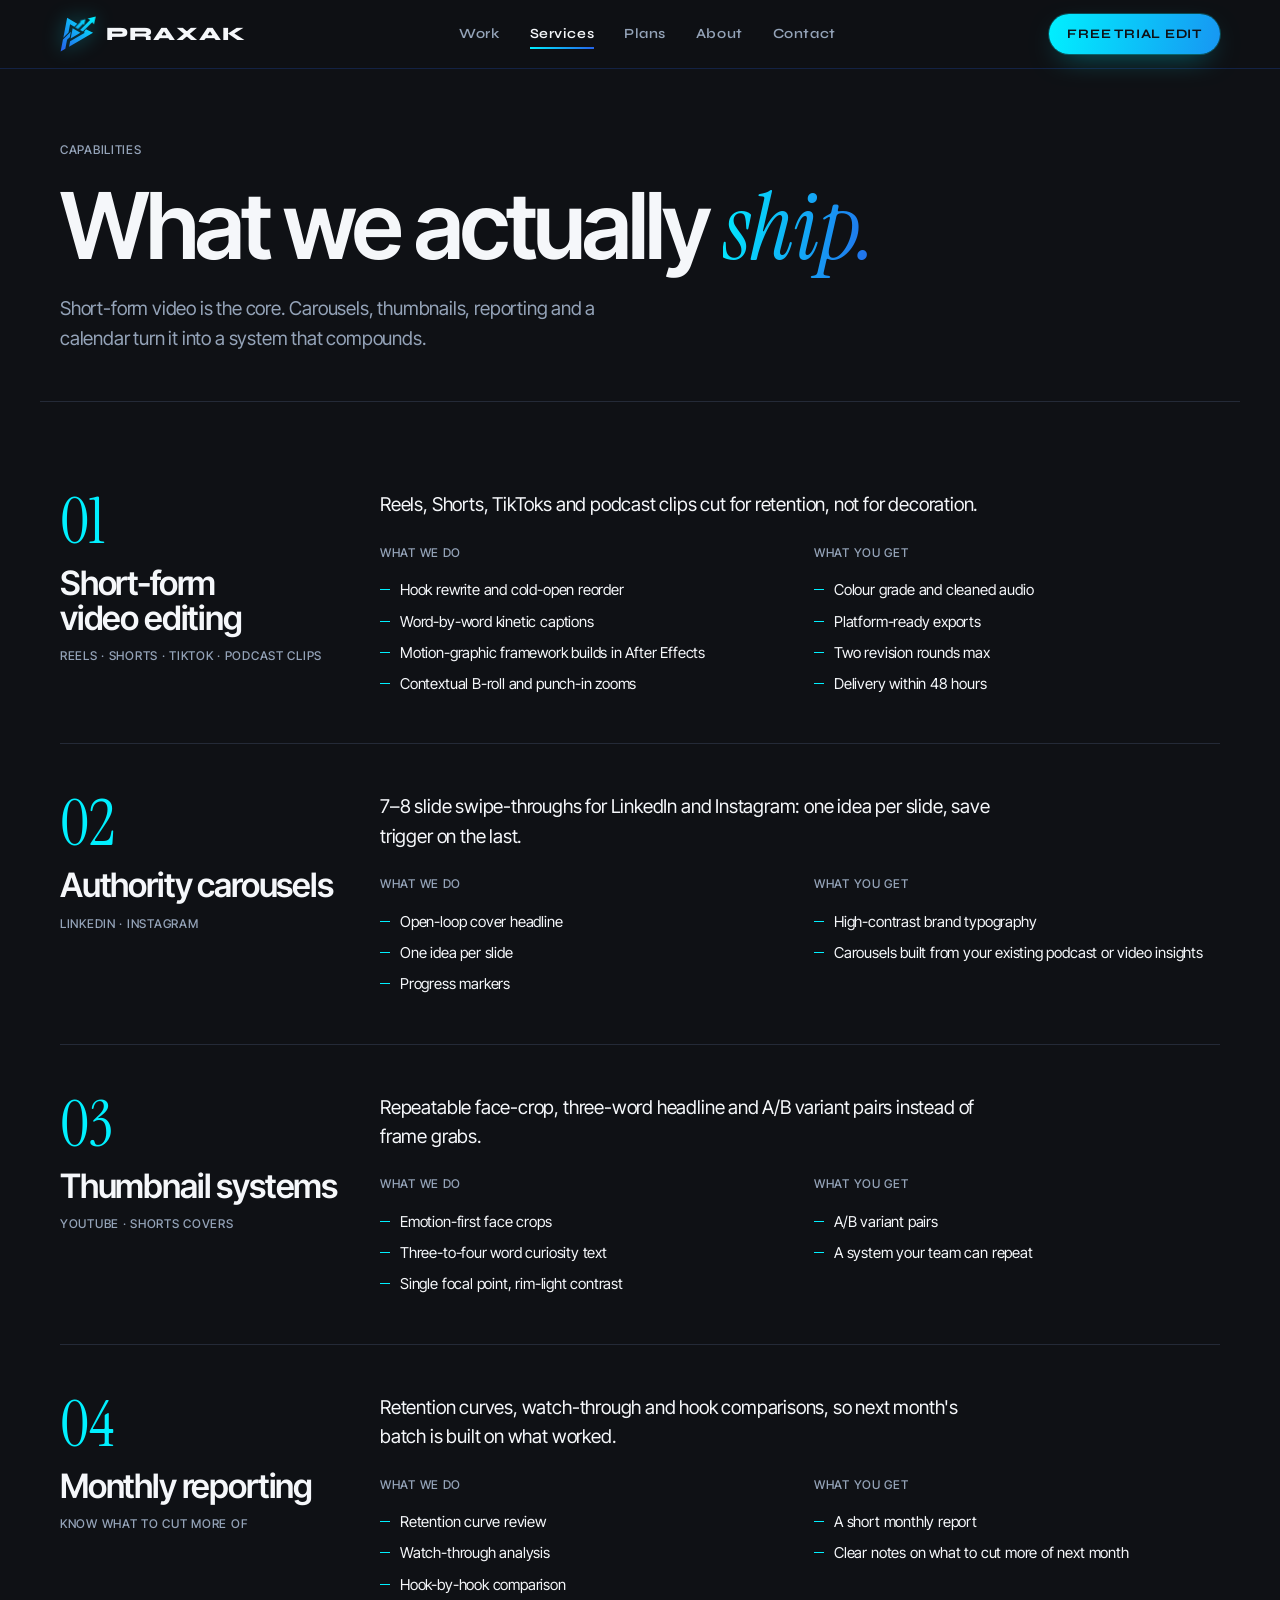
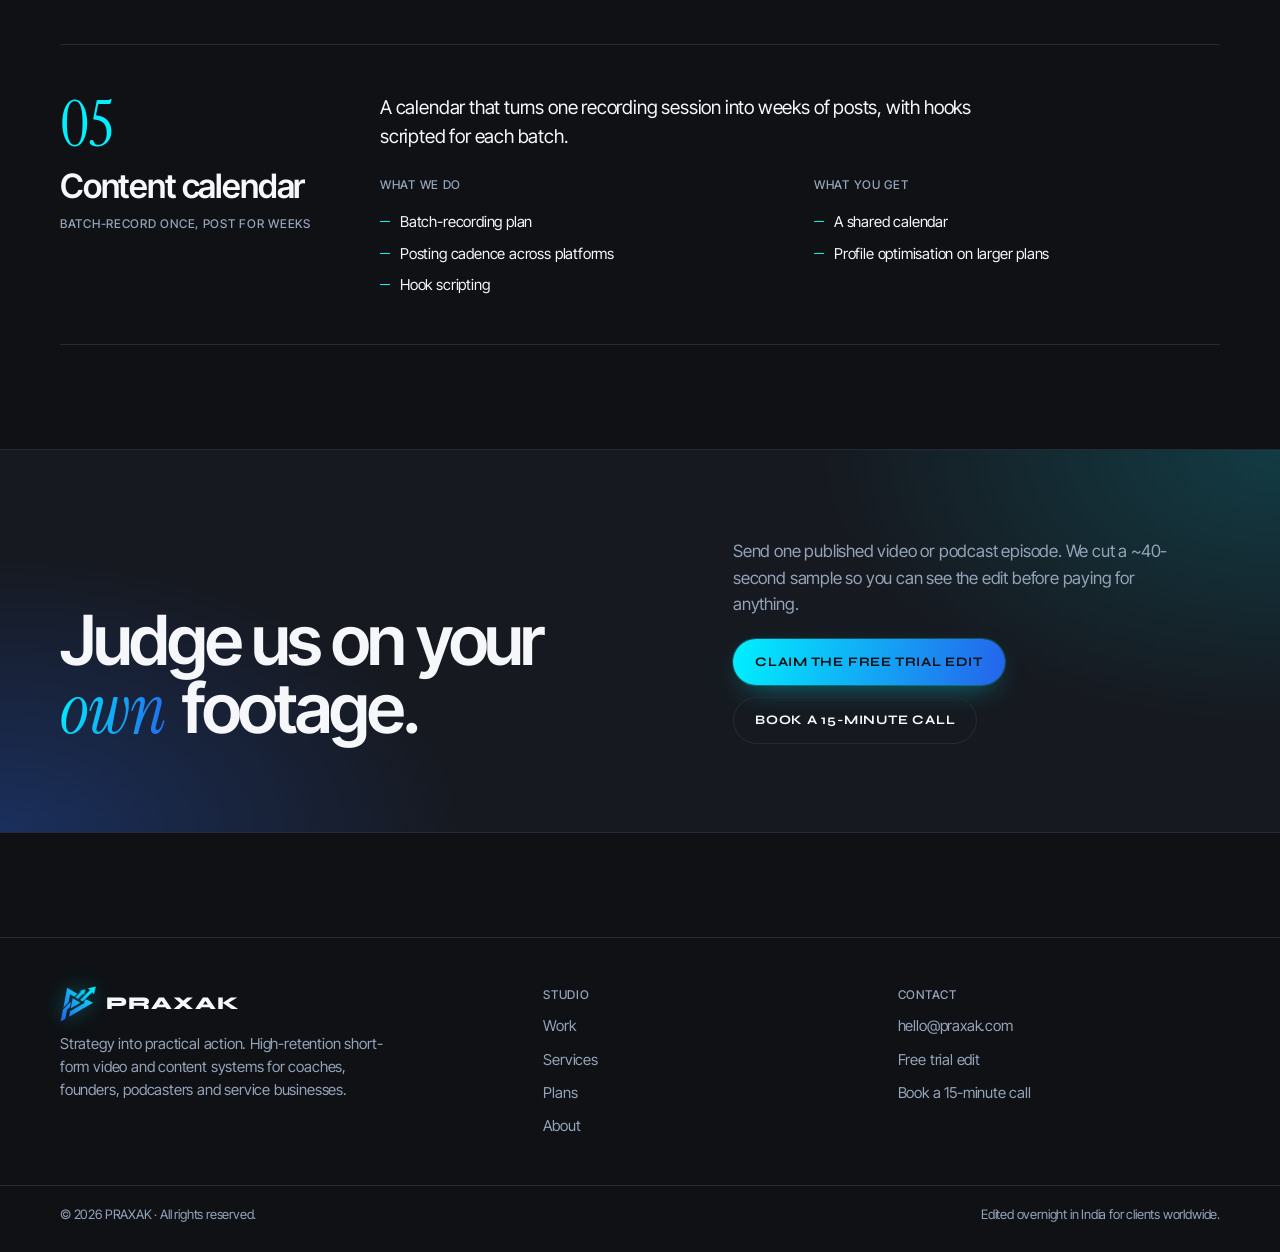
<file: services.html>
<!DOCTYPE html>
<html lang="en">
<head>
<meta charset="utf-8">
<meta name="viewport" content="width=device-width, initial-scale=1, viewport-fit=cover">
<title>Services · PRAXAK</title>
<meta name="description" content="Short-form video editing, authority carousels, thumbnail systems, monthly reporting and content calendars.">
<link rel="canonical" href="https://akashaychandranu-cell.github.io/AK/services.html">
<meta name="theme-color" content="#0F1115">
<meta name="color-scheme" content="dark">
<link rel="icon" href="favicon.svg" type="image/svg+xml">
<link rel="apple-touch-icon" href="apple-touch-icon.png">
<meta property="og:type" content="website">
<meta property="og:site_name" content="PRAXAK">
<meta property="og:title" content="Services · PRAXAK">
<meta property="og:description" content="Short-form video editing, authority carousels, thumbnail systems, monthly reporting and content calendars.">
<meta property="og:url" content="https://akashaychandranu-cell.github.io/AK/services.html">
<meta property="og:image" content="https://akashaychandranu-cell.github.io/AK/og.jpg">
<meta property="og:image:width" content="1200">
<meta property="og:image:height" content="630">
<meta name="twitter:card" content="summary_large_image">
<meta name="twitter:title" content="Services · PRAXAK">
<meta name="twitter:description" content="Short-form video editing, authority carousels, thumbnail systems, monthly reporting and content calendars.">
<meta name="twitter:image" content="https://akashaychandranu-cell.github.io/AK/og.jpg">
<link rel="stylesheet" href="assets/fonts.css">
<link rel="stylesheet" href="assets/style.css">
</head>
<body data-page="services">
<nav class="top" aria-label="Main">
  <div class="wrap">
    <a class="logo" href="index.html" aria-label="PRAXAK home"><svg class="mark" viewBox="0 0 40 40" width="32" height="32" aria-hidden="true"><defs><linearGradient id="lg-nav" x1="2" y1="38" x2="38" y2="2" gradientUnits="userSpaceOnUse"><stop stop-color="#2563EB"/><stop offset="1" stop-color="#00F0FF"/></linearGradient></defs><g fill="url(#lg-nav)"><path d="M7.93 2.04 L19.16 8.55 L15.89 11.85 L11.20 9.20 L9.45 18.25 L3.71 24.04 Z"/><path d="M12.04 17.42 L10.87 23.49 L7.85 26.47 L5.93 36.44 L0.69 39.45 L3.27 26.18 Z"/><path d="M14.04 13.67 L22.65 18.65 L11.85 24.87 Z"/><path d="M28.80 14.65 L36.73 18.65 L10.07 34.04 L11.24 28.11 L27.60 18.65 L26.51 18.00 Z"/><path class="arrow" d="M16.95 12.51 L23.31 6.11 L21.96 5.13 L28.22 3.67 L26.76 9.96 L25.78 8.58 L20.04 14.29 Z"/><path class="arrow" d="M22.25 15.56 L33.35 4.47 L30.76 2.65 L39.71 0.58 L37.64 9.56 L35.82 6.98 L25.38 17.35 Z"/></g></svg><span>PRAXAK</span></a>
    <div class="links">
      <a href="work.html">Work</a>
      <a href="services.html" aria-current="page">Services</a>
      <a href="plans.html">Plans</a>
      <a href="about.html">About</a>
      <a href="contact.html">Contact</a>
    </div>
    <div class="nav-right">
      <a class="btn small" href="contact.html">Free trial edit</a>
      <button class="menu-btn" id="menu-btn" type="button" aria-expanded="false" aria-controls="mobile-menu">Menu</button>
    </div>
  </div>
  <div class="mobile-menu" id="mobile-menu" hidden>
    <div class="wrap">
      <a href="index.html">Home</a>
      <a href="work.html">Work</a>
      <a href="services.html" aria-current="page">Services</a>
      <a href="plans.html">Plans</a>
      <a href="about.html">About</a>
      <a href="contact.html">Contact</a>
    </div>
  </div>
</nav>
<main class="view">
<header class="page-head">
  <div class="wrap">
    <span class="label">Capabilities</span>
    <h1>What we actually <span class="s">ship.</span></h1>
    <p class="lede">Short-form video is the core. Carousels, thumbnails, reporting and a calendar turn it into a system that compounds.</p>
  </div>
</header>
<section class="block">
  <div class="wrap">
    <div>
      <article class="svc-detail">
  <div class="svc-side"><span class="svc-num">01</span><h2 style="font-size:2.1rem">Short-form video editing</h2><span class="label">Reels · Shorts · TikTok · podcast clips</span></div>
  <div class="svc-body">
    <p>Reels, Shorts, TikToks and podcast clips cut for retention, not for decoration.</p>
    <div class="cols2">
      <div><span class="label">What we do</span><ul class="dash"><li>Hook rewrite and cold-open reorder</li><li>Word-by-word kinetic captions</li><li>Motion-graphic framework builds in After Effects</li><li>Contextual B-roll and punch-in zooms</li></ul></div>
      <div><span class="label">What you get</span><ul class="dash"><li>Colour grade and cleaned audio</li><li>Platform-ready exports</li><li>Two revision rounds max</li><li>Delivery within 48 hours</li></ul></div>
    </div>
  </div>
</article>
      <article class="svc-detail">
  <div class="svc-side"><span class="svc-num">02</span><h2 style="font-size:2.1rem">Authority carousels</h2><span class="label">LinkedIn · Instagram</span></div>
  <div class="svc-body">
    <p>7–8 slide swipe-throughs for LinkedIn and Instagram: one idea per slide, save trigger on the last.</p>
    <div class="cols2">
      <div><span class="label">What we do</span><ul class="dash"><li>Open-loop cover headline</li><li>One idea per slide</li><li>Progress markers</li></ul></div>
      <div><span class="label">What you get</span><ul class="dash"><li>High-contrast brand typography</li><li>Carousels built from your existing podcast or video insights</li></ul></div>
    </div>
  </div>
</article>
      <article class="svc-detail">
  <div class="svc-side"><span class="svc-num">03</span><h2 style="font-size:2.1rem">Thumbnail systems</h2><span class="label">YouTube · Shorts covers</span></div>
  <div class="svc-body">
    <p>Repeatable face-crop, three-word headline and A/B variant pairs instead of frame grabs.</p>
    <div class="cols2">
      <div><span class="label">What we do</span><ul class="dash"><li>Emotion-first face crops</li><li>Three-to-four word curiosity text</li><li>Single focal point, rim-light contrast</li></ul></div>
      <div><span class="label">What you get</span><ul class="dash"><li>A/B variant pairs</li><li>A system your team can repeat</li></ul></div>
    </div>
  </div>
</article>
      <article class="svc-detail">
  <div class="svc-side"><span class="svc-num">04</span><h2 style="font-size:2.1rem">Monthly reporting</h2><span class="label">Know what to cut more of</span></div>
  <div class="svc-body">
    <p>Retention curves, watch-through and hook comparisons, so next month's batch is built on what worked.</p>
    <div class="cols2">
      <div><span class="label">What we do</span><ul class="dash"><li>Retention curve review</li><li>Watch-through analysis</li><li>Hook-by-hook comparison</li></ul></div>
      <div><span class="label">What you get</span><ul class="dash"><li>A short monthly report</li><li>Clear notes on what to cut more of next month</li></ul></div>
    </div>
  </div>
</article>
      <article class="svc-detail">
  <div class="svc-side"><span class="svc-num">05</span><h2 style="font-size:2.1rem">Content calendar</h2><span class="label">Batch-record once, post for weeks</span></div>
  <div class="svc-body">
    <p>A calendar that turns one recording session into weeks of posts, with hooks scripted for each batch.</p>
    <div class="cols2">
      <div><span class="label">What we do</span><ul class="dash"><li>Batch-recording plan</li><li>Posting cadence across platforms</li><li>Hook scripting</li></ul></div>
      <div><span class="label">What you get</span><ul class="dash"><li>A shared calendar</li><li>Profile optimisation on larger plans</li></ul></div>
    </div>
  </div>
</article>
    </div>
  </div>
</section>
<section class="close">
  <div class="wrap">
    <h2>Judge us on your <span class="s">own</span> footage.</h2>
    <div class="close-side">
      <p>Send one published video or podcast episode. We cut a ~40-second sample so you can see the edit before paying for anything.</p>
      <div class="ctas"><a class="btn" href="contact.html">Claim the free trial edit</a><a class="btn ghost" href="mailto:hello@praxak.com?subject=Book%20a%2015-minute%20call">Book a 15-minute call</a></div>
    </div>
  </div>
</section>
</main>
<footer>
  <div class="wrap">
    <div>
      <a class="logo" href="index.html" aria-label="PRAXAK home"><svg class="mark" viewBox="0 0 40 40" width="32" height="32" aria-hidden="true"><defs><linearGradient id="lg-foot" x1="2" y1="38" x2="38" y2="2" gradientUnits="userSpaceOnUse"><stop stop-color="#2563EB"/><stop offset="1" stop-color="#00F0FF"/></linearGradient></defs><g fill="url(#lg-foot)"><path d="M7.93 2.04 L19.16 8.55 L15.89 11.85 L11.20 9.20 L9.45 18.25 L3.71 24.04 Z"/><path d="M12.04 17.42 L10.87 23.49 L7.85 26.47 L5.93 36.44 L0.69 39.45 L3.27 26.18 Z"/><path d="M14.04 13.67 L22.65 18.65 L11.85 24.87 Z"/><path d="M28.80 14.65 L36.73 18.65 L10.07 34.04 L11.24 28.11 L27.60 18.65 L26.51 18.00 Z"/><path class="arrow" d="M16.95 12.51 L23.31 6.11 L21.96 5.13 L28.22 3.67 L26.76 9.96 L25.78 8.58 L20.04 14.29 Z"/><path class="arrow" d="M22.25 15.56 L33.35 4.47 L30.76 2.65 L39.71 0.58 L37.64 9.56 L35.82 6.98 L25.38 17.35 Z"/></g></svg><span>PRAXAK</span></a>
      <p class="muted" style="font-size:15px;max-width:36ch">Strategy into practical action. High-retention short-form video and content systems for coaches, founders, podcasters and service businesses.</p>
    </div>
    <div><span class="label">Studio</span><a href="work.html">Work</a><a href="services.html">Services</a><a href="plans.html">Plans</a><a href="about.html">About</a></div>
    <div><span class="label">Contact</span><a href="mailto:hello@praxak.com?subject=Free%20trial%20edit%20request">hello@praxak.com</a><a href="contact.html">Free trial edit</a><a href="mailto:hello@praxak.com?subject=Book%20a%2015-minute%20call">Book a 15-minute call</a></div>
  </div>
  <div class="foot-base"><div class="wrap"><span>© 2026 PRAXAK · All rights reserved.</span><span>Edited overnight in India for clients worldwide.</span></div></div>
</footer>
<script src="assets/main.js"></script>
</body>
</html>
</file>
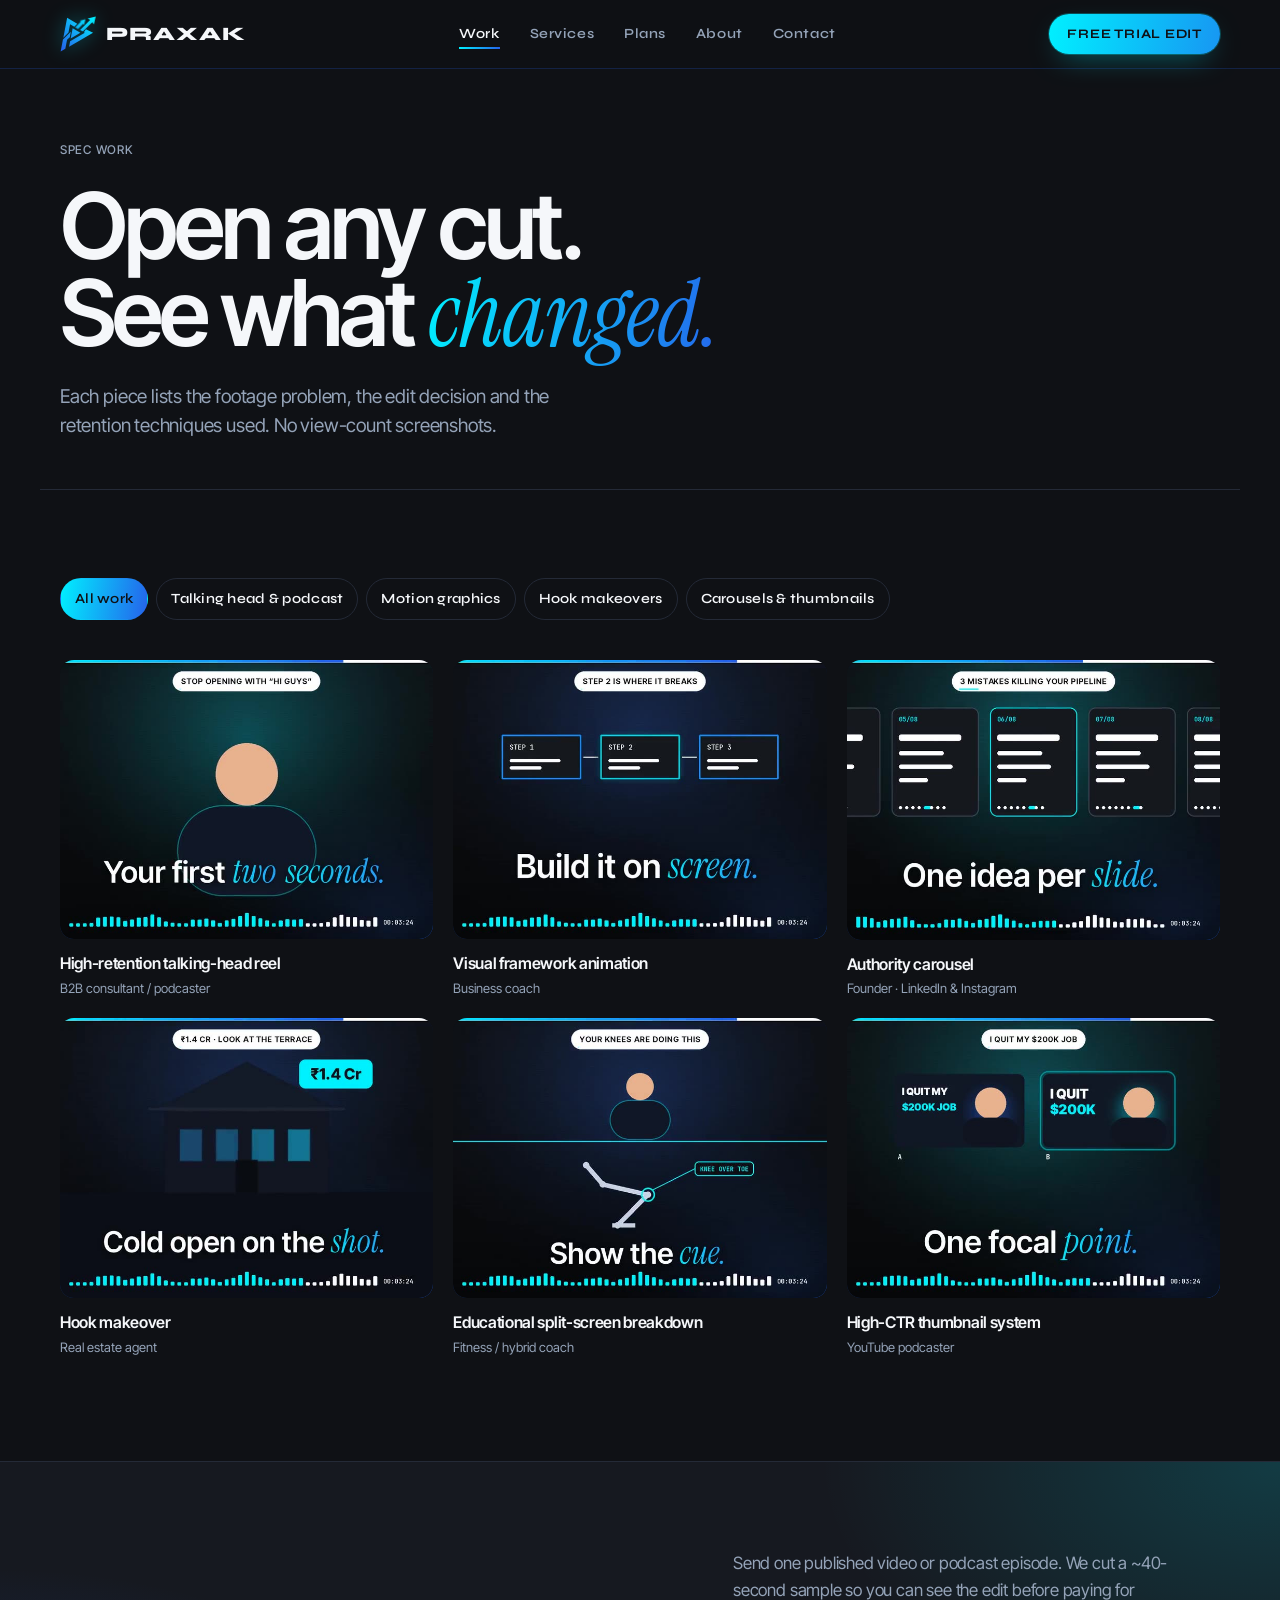
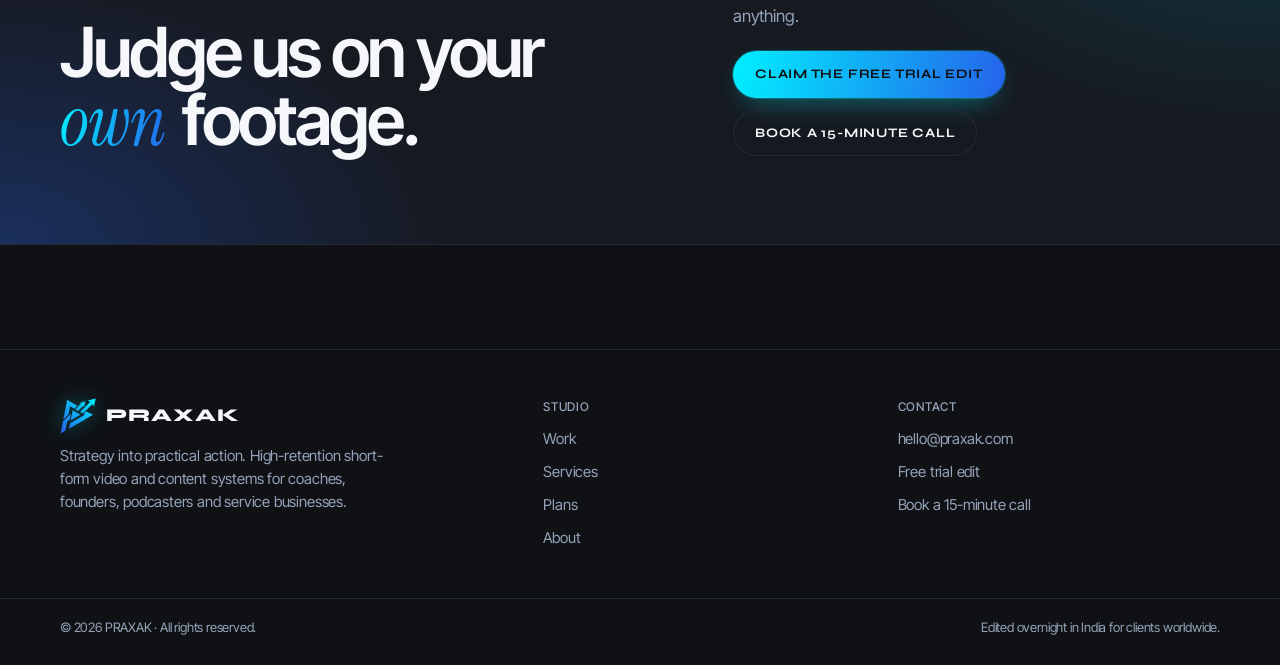
<file: work.html>
<!DOCTYPE html>
<html lang="en">
<head>
<meta charset="utf-8">
<meta name="viewport" content="width=device-width, initial-scale=1, viewport-fit=cover">
<title>Work · PRAXAK</title>
<meta name="description" content="Spec work from PRAXAK: talking-head reels, motion graphics, hook makeovers, carousels and thumbnail systems.">
<link rel="canonical" href="https://akashaychandranu-cell.github.io/AK/work.html">
<meta name="theme-color" content="#0F1115">
<meta name="color-scheme" content="dark">
<link rel="icon" href="favicon.svg" type="image/svg+xml">
<link rel="apple-touch-icon" href="apple-touch-icon.png">
<meta property="og:type" content="website">
<meta property="og:site_name" content="PRAXAK">
<meta property="og:title" content="Work · PRAXAK">
<meta property="og:description" content="Spec work from PRAXAK: talking-head reels, motion graphics, hook makeovers, carousels and thumbnail systems.">
<meta property="og:url" content="https://akashaychandranu-cell.github.io/AK/work.html">
<meta property="og:image" content="https://akashaychandranu-cell.github.io/AK/og.jpg">
<meta property="og:image:width" content="1200">
<meta property="og:image:height" content="630">
<meta name="twitter:card" content="summary_large_image">
<meta name="twitter:title" content="Work · PRAXAK">
<meta name="twitter:description" content="Spec work from PRAXAK: talking-head reels, motion graphics, hook makeovers, carousels and thumbnail systems.">
<meta name="twitter:image" content="https://akashaychandranu-cell.github.io/AK/og.jpg">
<link rel="stylesheet" href="assets/fonts.css">
<link rel="stylesheet" href="assets/style.css">
</head>
<body data-page="work">
<nav class="top" aria-label="Main">
  <div class="wrap">
    <a class="logo" href="index.html" aria-label="PRAXAK home"><svg class="mark" viewBox="0 0 40 40" width="32" height="32" aria-hidden="true"><defs><linearGradient id="lg-nav" x1="2" y1="38" x2="38" y2="2" gradientUnits="userSpaceOnUse"><stop stop-color="#2563EB"/><stop offset="1" stop-color="#00F0FF"/></linearGradient></defs><g fill="url(#lg-nav)"><path d="M7.93 2.04 L19.16 8.55 L15.89 11.85 L11.20 9.20 L9.45 18.25 L3.71 24.04 Z"/><path d="M12.04 17.42 L10.87 23.49 L7.85 26.47 L5.93 36.44 L0.69 39.45 L3.27 26.18 Z"/><path d="M14.04 13.67 L22.65 18.65 L11.85 24.87 Z"/><path d="M28.80 14.65 L36.73 18.65 L10.07 34.04 L11.24 28.11 L27.60 18.65 L26.51 18.00 Z"/><path class="arrow" d="M16.95 12.51 L23.31 6.11 L21.96 5.13 L28.22 3.67 L26.76 9.96 L25.78 8.58 L20.04 14.29 Z"/><path class="arrow" d="M22.25 15.56 L33.35 4.47 L30.76 2.65 L39.71 0.58 L37.64 9.56 L35.82 6.98 L25.38 17.35 Z"/></g></svg><span>PRAXAK</span></a>
    <div class="links">
      <a href="work.html" aria-current="page">Work</a>
      <a href="services.html">Services</a>
      <a href="plans.html">Plans</a>
      <a href="about.html">About</a>
      <a href="contact.html">Contact</a>
    </div>
    <div class="nav-right">
      <a class="btn small" href="contact.html">Free trial edit</a>
      <button class="menu-btn" id="menu-btn" type="button" aria-expanded="false" aria-controls="mobile-menu">Menu</button>
    </div>
  </div>
  <div class="mobile-menu" id="mobile-menu" hidden>
    <div class="wrap">
      <a href="index.html">Home</a>
      <a href="work.html" aria-current="page">Work</a>
      <a href="services.html">Services</a>
      <a href="plans.html">Plans</a>
      <a href="about.html">About</a>
      <a href="contact.html">Contact</a>
    </div>
  </div>
</nav>
<main class="view">
<header class="page-head">
  <div class="wrap">
    <span class="label">Spec work</span>
    <h1>Open any cut. See what <span class="s">changed.</span></h1>
    <p class="lede">Each piece lists the footage problem, the edit decision and the retention techniques used. No view-count screenshots.</p>
  </div>
</header>
<section class="block">
  <div class="wrap">
    <div class="filters" role="group" aria-label="Filter work" id="filters">
      <button class="chip" type="button" data-f="all" aria-pressed="true">All work</button>
      <button class="chip" type="button" data-f="talk" aria-pressed="false">Talking head &amp; podcast</button>
      <button class="chip" type="button" data-f="motion" aria-pressed="false">Motion graphics</button>
      <button class="chip" type="button" data-f="before" aria-pressed="false">Hook makeovers</button>
      <button class="chip" type="button" data-f="design" aria-pressed="false">Carousels &amp; thumbnails</button>
    </div>
    <div class="grid-work" id="grid">
      <button class="tile" type="button" data-cat="talk" data-n="0" aria-haspopup="dialog"><span class="frame media g2 "><img class="poster" src="media/w1.jpg?v=3" alt="" loading="lazy" width="720" height="540"><span class="bar"><span></span></span></span><span class="tile-meta"><b>High-retention talking-head reel</b><span>B2B consultant / podcaster</span></span></button><button class="tile" type="button" data-cat="motion" data-n="1" aria-haspopup="dialog"><span class="frame media g2 "><img class="poster" src="media/w2.jpg?v=3" alt="" loading="lazy" width="720" height="540"><span class="bar"><span></span></span></span><span class="tile-meta"><b>Visual framework animation</b><span>Business coach</span></span></button><button class="tile" type="button" data-cat="design" data-n="2" aria-haspopup="dialog"><span class="frame media g2 "><img class="poster" src="media/w3.jpg?v=3" alt="" loading="lazy" width="720" height="540"><span class="bar"><span></span></span></span><span class="tile-meta"><b>Authority carousel</b><span>Founder · LinkedIn &amp; Instagram</span></span></button><button class="tile" type="button" data-cat="before" data-n="3" aria-haspopup="dialog"><span class="frame media g2 "><img class="poster" src="media/w4.jpg?v=3" alt="" loading="lazy" width="720" height="540"><span class="bar"><span></span></span></span><span class="tile-meta"><b>Hook makeover</b><span>Real estate agent</span></span></button><button class="tile" type="button" data-cat="talk" data-n="4" aria-haspopup="dialog"><span class="frame media g2 "><img class="poster" src="media/w5.jpg?v=3" alt="" loading="lazy" width="720" height="540"><span class="bar"><span></span></span></span><span class="tile-meta"><b>Educational split-screen breakdown</b><span>Fitness / hybrid coach</span></span></button><button class="tile" type="button" data-cat="design" data-n="5" aria-haspopup="dialog"><span class="frame media g2 "><img class="poster" src="media/w6.jpg?v=3" alt="" loading="lazy" width="720" height="540"><span class="bar"><span></span></span></span><span class="tile-meta"><b>High-CTR thumbnail system</b><span>YouTube podcaster</span></span></button>
    </div>
    <p class="empty" id="empty" hidden>Nothing in this category yet.</p>
  </div>
</section>
<section class="close">
  <div class="wrap">
    <h2>Judge us on your <span class="s">own</span> footage.</h2>
    <div class="close-side">
      <p>Send one published video or podcast episode. We cut a ~40-second sample so you can see the edit before paying for anything.</p>
      <div class="ctas"><a class="btn" href="contact.html">Claim the free trial edit</a><a class="btn ghost" href="mailto:hello@praxak.com?subject=Book%20a%2015-minute%20call">Book a 15-minute call</a></div>
    </div>
  </div>
</section>
</main>
<dialog id="dlg" aria-labelledby="dlg-title">
  <div class="dlg">
    <div class="frame media" id="dlg-frame"><video id="dlg-video" muted loop playsinline controls preload="none"></video></div>
    <div class="dlg-body">
      <button class="x" type="button" id="dlg-close">Close</button>
      <span class="pill" id="dlg-tag"></span>
      <h2 id="dlg-title" style="font-size:2rem">Project</h2>
      <dl>
        <dt>Client type</dt><dd id="dlg-niche"></dd>
        <dt>Problem</dt><dd id="dlg-problem"></dd>
        <dt>Edit</dt><dd id="dlg-edit"></dd>
        <dt>Techniques</dt><dd id="dlg-tech"></dd>
      </dl>
    </div>
  </div>
</dialog><footer>
  <div class="wrap">
    <div>
      <a class="logo" href="index.html" aria-label="PRAXAK home"><svg class="mark" viewBox="0 0 40 40" width="32" height="32" aria-hidden="true"><defs><linearGradient id="lg-foot" x1="2" y1="38" x2="38" y2="2" gradientUnits="userSpaceOnUse"><stop stop-color="#2563EB"/><stop offset="1" stop-color="#00F0FF"/></linearGradient></defs><g fill="url(#lg-foot)"><path d="M7.93 2.04 L19.16 8.55 L15.89 11.85 L11.20 9.20 L9.45 18.25 L3.71 24.04 Z"/><path d="M12.04 17.42 L10.87 23.49 L7.85 26.47 L5.93 36.44 L0.69 39.45 L3.27 26.18 Z"/><path d="M14.04 13.67 L22.65 18.65 L11.85 24.87 Z"/><path d="M28.80 14.65 L36.73 18.65 L10.07 34.04 L11.24 28.11 L27.60 18.65 L26.51 18.00 Z"/><path class="arrow" d="M16.95 12.51 L23.31 6.11 L21.96 5.13 L28.22 3.67 L26.76 9.96 L25.78 8.58 L20.04 14.29 Z"/><path class="arrow" d="M22.25 15.56 L33.35 4.47 L30.76 2.65 L39.71 0.58 L37.64 9.56 L35.82 6.98 L25.38 17.35 Z"/></g></svg><span>PRAXAK</span></a>
      <p class="muted" style="font-size:15px;max-width:36ch">Strategy into practical action. High-retention short-form video and content systems for coaches, founders, podcasters and service businesses.</p>
    </div>
    <div><span class="label">Studio</span><a href="work.html">Work</a><a href="services.html">Services</a><a href="plans.html">Plans</a><a href="about.html">About</a></div>
    <div><span class="label">Contact</span><a href="mailto:hello@praxak.com?subject=Free%20trial%20edit%20request">hello@praxak.com</a><a href="contact.html">Free trial edit</a><a href="mailto:hello@praxak.com?subject=Book%20a%2015-minute%20call">Book a 15-minute call</a></div>
  </div>
  <div class="foot-base"><div class="wrap"><span>© 2026 PRAXAK · All rights reserved.</span><span>Edited overnight in India for clients worldwide.</span></div></div>
</footer>
<script src="assets/main.js"></script>
</body>
</html>
</file>
<file: assets/fonts.css>
/* Self-hosted brand fonts (latin subset, from Fontsource) so the site renders with no network. */
@font-face{font-family:'Inter Tight';font-style:normal;font-weight:400;font-display:swap;src:url(fonts/inter-tight-latin-400-normal.woff2) format('woff2');unicode-range:U+0000-00FF,U+0131,U+0152-0153,U+02BB-02BC,U+02C6,U+02DA,U+02DC,U+0304,U+0308,U+0329,U+2000-206F,U+20AC,U+2122,U+2191,U+2193,U+2212,U+2215,U+FEFF,U+FFFD}
@font-face{font-family:'Inter Tight';font-style:normal;font-weight:500;font-display:swap;src:url(fonts/inter-tight-latin-500-normal.woff2) format('woff2');unicode-range:U+0000-00FF,U+0131,U+0152-0153,U+02BB-02BC,U+02C6,U+02DA,U+02DC,U+0304,U+0308,U+0329,U+2000-206F,U+20AC,U+2122,U+2191,U+2193,U+2212,U+2215,U+FEFF,U+FFFD}
@font-face{font-family:'Inter Tight';font-style:normal;font-weight:600;font-display:swap;src:url(fonts/inter-tight-latin-600-normal.woff2) format('woff2');unicode-range:U+0000-00FF,U+0131,U+0152-0153,U+02BB-02BC,U+02C6,U+02DA,U+02DC,U+0304,U+0308,U+0329,U+2000-206F,U+20AC,U+2122,U+2191,U+2193,U+2212,U+2215,U+FEFF,U+FFFD}
@font-face{font-family:'Inter Tight';font-style:normal;font-weight:700;font-display:swap;src:url(fonts/inter-tight-latin-700-normal.woff2) format('woff2');unicode-range:U+0000-00FF,U+0131,U+0152-0153,U+02BB-02BC,U+02C6,U+02DA,U+02DC,U+0304,U+0308,U+0329,U+2000-206F,U+20AC,U+2122,U+2191,U+2193,U+2212,U+2215,U+FEFF,U+FFFD}
@font-face{font-family:'Inter Tight';font-style:normal;font-weight:800;font-display:swap;src:url(fonts/inter-tight-latin-800-normal.woff2) format('woff2');unicode-range:U+0000-00FF,U+0131,U+0152-0153,U+02BB-02BC,U+02C6,U+02DA,U+02DC,U+0304,U+0308,U+0329,U+2000-206F,U+20AC,U+2122,U+2191,U+2193,U+2212,U+2215,U+FEFF,U+FFFD}
@font-face{font-family:'Inter Tight';font-style:italic;font-weight:400;font-display:swap;src:url(fonts/inter-tight-latin-400-italic.woff2) format('woff2');unicode-range:U+0000-00FF,U+0131,U+0152-0153,U+02BB-02BC,U+02C6,U+02DA,U+02DC,U+0304,U+0308,U+0329,U+2000-206F,U+20AC,U+2122,U+2191,U+2193,U+2212,U+2215,U+FEFF,U+FFFD}
@font-face{font-family:'Instrument Serif';font-style:normal;font-weight:400;font-display:swap;src:url(fonts/instrument-serif-latin-400-normal.woff2) format('woff2');unicode-range:U+0000-00FF,U+0131,U+0152-0153,U+02BB-02BC,U+02C6,U+02DA,U+02DC,U+0304,U+0308,U+0329,U+2000-206F,U+20AC,U+2122,U+2191,U+2193,U+2212,U+2215,U+FEFF,U+FFFD}
@font-face{font-family:'Instrument Serif';font-style:italic;font-weight:400;font-display:swap;src:url(fonts/instrument-serif-latin-400-italic.woff2) format('woff2');unicode-range:U+0000-00FF,U+0131,U+0152-0153,U+02BB-02BC,U+02C6,U+02DA,U+02DC,U+0304,U+0308,U+0329,U+2000-206F,U+20AC,U+2122,U+2191,U+2193,U+2212,U+2215,U+FEFF,U+FFFD}
@font-face{font-family:'JetBrains Mono';font-style:normal;font-weight:400;font-display:swap;src:url(fonts/jetbrains-mono-latin-400-normal.woff2) format('woff2');unicode-range:U+0000-00FF,U+0131,U+0152-0153,U+02BB-02BC,U+02C6,U+02DA,U+02DC,U+0304,U+0308,U+0329,U+2000-206F,U+20AC,U+2122,U+2191,U+2193,U+2212,U+2215,U+FEFF,U+FFFD}
@font-face{font-family:'JetBrains Mono';font-style:normal;font-weight:500;font-display:swap;src:url(fonts/jetbrains-mono-latin-500-normal.woff2) format('woff2');unicode-range:U+0000-00FF,U+0131,U+0152-0153,U+02BB-02BC,U+02C6,U+02DA,U+02DC,U+0304,U+0308,U+0329,U+2000-206F,U+20AC,U+2122,U+2191,U+2193,U+2212,U+2215,U+FEFF,U+FFFD}
@font-face{font-family:'Syne';font-style:normal;font-weight:600;font-display:swap;src:url(fonts/syne-latin-600-normal.woff2) format('woff2');unicode-range:U+0000-00FF,U+0131,U+0152-0153,U+02BB-02BC,U+02C6,U+02DA,U+02DC,U+0304,U+0308,U+0329,U+2000-206F,U+20AC,U+2122,U+2191,U+2193,U+2212,U+2215,U+FEFF,U+FFFD}
@font-face{font-family:'Syne';font-style:normal;font-weight:700;font-display:swap;src:url(fonts/syne-latin-700-normal.woff2) format('woff2');unicode-range:U+0000-00FF,U+0131,U+0152-0153,U+02BB-02BC,U+02C6,U+02DA,U+02DC,U+0304,U+0308,U+0329,U+2000-206F,U+20AC,U+2122,U+2191,U+2193,U+2212,U+2215,U+FEFF,U+FFFD}
@font-face{font-family:'Syne';font-style:normal;font-weight:800;font-display:swap;src:url(fonts/syne-latin-800-normal.woff2) format('woff2');unicode-range:U+0000-00FF,U+0131,U+0152-0153,U+02BB-02BC,U+02C6,U+02DA,U+02DC,U+0304,U+0308,U+0329,U+2000-206F,U+20AC,U+2122,U+2191,U+2193,U+2212,U+2215,U+FEFF,U+FFFD}
</file>
<file: assets/style.css>
/* PRAXAK site styles. Layout: a six-page agency site. Shared sticky nav and footer; each view is an edit-suite sheet built from the same type scale, cobalt accent and 9:16 frame motif. */
/* Brand tokens — PRAXAK is dark-only: matte obsidian, electric cyan, royal tech blue. */
:root {
  --bg: #0F1115;
  --surface: #161920;
  --raised: #1B1F28;
  --ink: #F5F7FA;
  --muted: #94A3B8;
  --line: #242a37;
  --accent: #00F0FF;
  --accent-2: #2563EB;
  --grad: linear-gradient(100deg, #00F0FF 0%, #2563EB 100%);
  --on-accent: #0F1115;
  --ok: #00F0FF;
  --accent-on-ink: #00F0FF;
  --err: #ff6b6b;
  --sans: "Inter Tight", "Helvetica Neue", Helvetica, Arial, sans-serif;
  --serif: "Instrument Serif", Georgia, "Times New Roman", serif;
  --mono: "JetBrains Mono", ui-monospace, Menlo, Consolas, monospace;
  --head: "Syne", "Inter Tight", sans-serif;
  --ease: cubic-bezier(.22, 1, .36, 1);
  color-scheme: dark;
}

* { box-sizing: border-box; }
body {
  background: var(--bg); color: var(--ink);
  font-family: var(--sans); font-size: 17px; line-height: 1.55; letter-spacing: -0.011em;
  -webkit-font-smoothing: antialiased;
}
body::before { content: ""; position: fixed; inset: 0 0 auto; height: env(safe-area-inset-top, 0px); z-index: 20; background: var(--bg); }
a { color: inherit; }
button { font: inherit; color: inherit; }
.wrap {
  max-width: 1200px; margin: 0 auto;
  padding-left: max(20px, env(safe-area-inset-left, 0px));
  padding-right: max(20px, env(safe-area-inset-right, 0px));
}
.s { font-family: var(--serif); font-style: italic; font-weight: 400; letter-spacing: -0.01em; }
.label { font-size: 12px; font-weight: 500; text-transform: uppercase; letter-spacing: 0.06em; color: var(--muted); }
.mono { font-family: var(--mono); letter-spacing: 0; }
:focus-visible { outline: 2px solid var(--accent); outline-offset: 3px; }

h1 { margin: 0; font-weight: 600; letter-spacing: -0.045em; line-height: 0.95; font-size: clamp(2.9rem, 7.2vw, 6.2rem); text-wrap: balance; }
h1 .s, h2 .s { color: var(--accent); }
h2 { margin: 0; font-weight: 600; font-size: clamp(2rem, 4.4vw, 3.4rem); letter-spacing: -0.035em; line-height: 1.02; text-wrap: balance; }
h3 { margin: 0; font-weight: 600; font-size: 22px; letter-spacing: -0.02em; line-height: 1.15; }
p { margin: 0; }
.muted { color: var(--muted); }
.lede { max-width: 50ch; font-size: 19px; color: var(--muted); }

/* Sample notice */
.notice { background: var(--ink); color: var(--bg); font-size: 13px; }
.notice .wrap { padding-block: 8px; display: flex; gap: 10px; justify-content: center; text-align: center; }

/* Nav */
nav.top {
  position: sticky; top: env(safe-area-inset-top, 0px); z-index: 10;
  background: color-mix(in srgb, var(--bg) 88%, transparent);
  backdrop-filter: blur(10px); -webkit-backdrop-filter: blur(10px);
  border-bottom: 1px solid var(--line);
}
nav.top .wrap { display: flex; align-items: center; justify-content: space-between; gap: 16px; padding-block: 14px; }
.logo { font-weight: 700; font-size: 20px; letter-spacing: -0.06em; text-decoration: none; display: flex; align-items: center; gap: 8px; }
.logo i { width: 9px; height: 9px; border-radius: 50%; background: var(--accent); display: inline-block; }
.links { display: flex; gap: 6px; font-size: 15px; }
.links a { text-decoration: none; color: var(--muted); padding: 8px 12px; border-radius: 999px; }
.links a:hover { color: var(--ink); }
.links a[aria-current="page"] { color: var(--ink); background: var(--surface); }
.nav-right { display: flex; align-items: center; gap: 10px; }
.menu-btn { display: none; background: none; border: 1px solid var(--line); border-radius: 999px; padding: 9px 14px; font-size: 13px; font-weight: 500; text-transform: uppercase; letter-spacing: .06em; cursor: pointer; }
.mobile-menu { border-top: 1px solid var(--line); }
.mobile-menu .wrap { display: grid; gap: 2px; padding-block: 12px 20px; }
.mobile-menu a { text-decoration: none; font-size: 28px; font-weight: 600; letter-spacing: -0.035em; padding-block: 6px; }
.mobile-menu a[aria-current="page"] { color: var(--accent); }

.btn {
  display: inline-flex; align-items: center; justify-content: center; gap: 10px;
  font: 500 13px/1 var(--sans); text-transform: uppercase; letter-spacing: 0.06em;
  text-decoration: none; padding: 14px 20px; border-radius: 999px; cursor: pointer;
  background: var(--accent); color: var(--on-accent); border: 1px solid var(--accent);
  transition: transform .2s ease, background .2s ease;
}
.btn:hover { transform: translateY(-1px); }
.btn.ghost { background: transparent; color: var(--ink); border-color: var(--line); }
.btn.ghost:hover { border-color: var(--ink); }
.btn.small { padding: 11px 16px; }
.btn.block { width: 100%; }

/* Views */
.view { animation: rise .35s ease both; }
@keyframes rise { from { opacity: .4; transform: translateY(6px); } to { opacity: 1; transform: none; } }
.page-head .wrap { padding-block: 72px 48px; display: grid; gap: 22px; border-bottom: 1px solid var(--line); }
.block .wrap { padding-block: 88px 0; display: grid; gap: 40px; }
.head { display: grid; gap: 14px; max-width: 760px; }
.head p { color: var(--muted); max-width: 58ch; }
.pill { display: inline-flex; align-items: center; gap: 6px; font-size: 11px; font-weight: 500; text-transform: uppercase; letter-spacing: .06em; padding: 4px 10px; border-radius: 999px; background: color-mix(in srgb, var(--accent) 14%, transparent); color: var(--accent); justify-self: start; }

/* Frames */
.frame {
  position: relative; aspect-ratio: 9 / 16; border-radius: 18px; overflow: hidden; color: #fff;
  display: flex; flex-direction: column; justify-content: space-between; padding: 12px;
  box-shadow: 0 30px 60px -30px rgba(14, 16, 21, .45);
}
.frame-top { display: flex; justify-content: space-between; font-family: var(--mono); font-size: 10px; opacity: .85; }
.rec { display: inline-flex; align-items: center; gap: 5px; }
.rec::before { content: ""; width: 6px; height: 6px; border-radius: 50%; background: #ff4d4d; }
.cap { align-self: center; text-align: center; font-weight: 700; line-height: 1.1; letter-spacing: -0.03em; text-wrap: balance; text-shadow: 0 2px 12px rgba(0,0,0,.4); }
.cap mark { background: #fff; color: #0e1015; padding: 0 4px; border-radius: 3px; }
.bar { height: 3px; border-radius: 3px; background: rgba(255,255,255,.25); overflow: hidden; }
.bar span { display: block; height: 100%; background: #fff; width: 0; animation: play var(--d, 9s) linear infinite; }
@keyframes play { from { width: 0; } to { width: 100%; } }
.g1 { background: radial-gradient(120% 80% at 20% 15%, #2563EB 0%, #0F1115 60%); }
.g2 { background: linear-gradient(160deg, #0F1115 0%, #10203f 55%, #2563EB 100%); }
.g3 { background: radial-gradient(110% 70% at 70% 80%, #c9b99a 0%, #3b3428 70%); }
.g4 { background: linear-gradient(200deg, #1d3b34 0%, #0e1a17 60%, #4f8a6e 120%); }
.g5 { background: radial-gradient(100% 60% at 30% 70%, #ff8a5c 0%, #3a1c14 75%); }
.g6 { background: linear-gradient(170deg, #2e2e35 0%, #121216 70%); }

/* Hero */
.hero .wrap { display: grid; grid-template-columns: 1.05fr 1fr; gap: 48px; align-items: center; padding-block: 72px 80px; }
.hero-copy { display: grid; gap: 28px; min-width: 0; }
.ctas { display: flex; flex-wrap: wrap; gap: 12px; }
.meta { display: flex; flex-wrap: wrap; gap: 8px 24px; }
.frames { display: flex; justify-content: center; gap: 14px; min-width: 0; }
.frames .frame { width: 31%; max-width: 190px; }
.frames .frame:nth-child(1) { transform: translateY(28px); }
.frames .frame:nth-child(3) { transform: translateY(52px); }
.frames .cap { font-size: clamp(13px, 1.6vw, 17px); }

/* Ruler */
.ruler { border-block: 1px solid var(--line); }
.ruler .wrap { display: flex; align-items: center; gap: 28px; padding-block: 18px; flex-wrap: wrap; justify-content: space-between; }
.ticks {
  flex: 1 1 260px; height: 22px; min-width: 0; opacity: .8;
  background-image: repeating-linear-gradient(90deg, var(--muted) 0 1px, transparent 1px 60px), repeating-linear-gradient(90deg, var(--line) 0 1px, transparent 1px 12px);
  background-size: 100% 22px, 100% 10px; background-repeat: no-repeat; background-position: 0 0, 0 12px;
}
.platforms { display: flex; flex-wrap: wrap; gap: 8px 22px; font-weight: 500; font-size: 15px; letter-spacing: -0.02em; }

/* Services summary */
.services { display: grid; grid-template-columns: repeat(3, 1fr); border-top: 1px solid var(--ink); }
.svc { padding: 28px 28px 32px 0; display: grid; gap: 14px; align-content: start; min-width: 0; }
.svc + .svc { padding-left: 28px; border-left: 1px solid var(--line); }
.svc p { color: var(--muted); font-size: 16px; }
.dash { margin: 4px 0 0; padding: 0; list-style: none; display: grid; gap: 8px; font-size: 15px; }
.dash li { display: flex; gap: 10px; }
.dash li::before { content: ""; flex: none; width: 10px; height: 1px; background: var(--accent); margin-top: 11px; }
.textlink { font-size: 14px; font-weight: 500; text-decoration: none; color: var(--accent); justify-self: start; }
.textlink:hover { text-decoration: underline; text-underline-offset: 3px; }

/* Anatomy */
.anatomy { background: var(--surface); border-radius: 14px; padding: 32px; display: grid; gap: 22px; }
.track { display: grid; grid-template-columns: 6fr 26fr 18fr 10fr; gap: 4px; }
.seg { border-radius: 6px; padding: 14px 12px; min-height: 92px; display: grid; align-content: space-between; gap: 10px; min-width: 0; }
.seg b { font-weight: 600; font-size: 15px; letter-spacing: -0.02em; line-height: 1.15; }
.seg .mono { font-size: 11px; opacity: .8; }
.seg.hook { background: var(--accent); color: var(--on-accent); }
.seg.build { background: color-mix(in srgb, var(--accent) 22%, var(--bg)); }
.seg.payoff { background: color-mix(in srgb, var(--accent) 12%, var(--bg)); }
.seg.loop { background: var(--bg); border: 1px dashed var(--muted); }
.axis { display: flex; justify-content: space-between; font-family: var(--mono); font-size: 11px; color: var(--muted); }
.notes4 { display: grid; grid-template-columns: repeat(4, 1fr); gap: 20px; font-size: 15px; color: var(--muted); }
.notes4 p { min-width: 0; }
.notes4 strong { color: var(--ink); font-weight: 600; display: block; margin-bottom: 4px; letter-spacing: -0.02em; }

/* Steps */
.steps { display: grid; grid-template-columns: repeat(4, 1fr); counter-reset: step; }
.step { padding: 24px 24px 0 0; display: grid; gap: 12px; align-content: start; border-top: 1px solid var(--line); min-width: 0; }
.step::before { counter-increment: step; content: counter(step, decimal-leading-zero); font-family: var(--serif); font-size: 52px; line-height: 1; color: var(--accent); letter-spacing: -0.01em; }
.step p { color: var(--muted); font-size: 15px; }
.step .when { font-family: var(--mono); font-size: 11px; color: var(--muted); }

/* Time zones */
.tz { display: grid; grid-template-columns: 1fr 1fr; gap: 40px; align-items: center; }
.clocks { display: grid; }
.clock { display: grid; grid-template-columns: 120px 1fr auto; gap: 16px; align-items: baseline; padding-block: 16px; border-bottom: 1px solid var(--line); }
.clock .t { font-family: var(--serif); font-size: 40px; line-height: 1; letter-spacing: -0.01em; font-variant-numeric: tabular-nums; }
.clock .what { color: var(--muted); font-size: 15px; }

/* Closing band */
.close { margin-top: 104px; background: var(--ink); color: var(--bg); }
.close .wrap { padding-block: 88px; display: grid; grid-template-columns: 1.3fr 1fr; gap: 40px; align-items: end; }
.close h2 { font-size: clamp(2.3rem, 5.4vw, 4.4rem); letter-spacing: -0.045em; line-height: 0.98; }
.close p { color: color-mix(in srgb, var(--bg) 70%, var(--ink)); max-width: 44ch; }
.close .btn { background: var(--bg); color: var(--ink); border-color: var(--bg); }
.close-side { display: grid; gap: 22px; justify-items: start; }

/* Services page */
.svc-detail { display: grid; grid-template-columns: 280px 1fr; gap: 40px; padding-block: 48px; border-bottom: 1px solid var(--line); }
.svc-detail:first-child { padding-top: 0; }
.svc-side { display: grid; gap: 12px; align-content: start; }
.svc-num { font-family: var(--serif); font-size: 64px; line-height: 1; color: var(--accent); }
.svc-body { display: grid; gap: 24px; min-width: 0; }
.svc-body > p { font-size: 19px; max-width: 56ch; }
.cols2 { display: grid; grid-template-columns: 1fr 1fr; gap: 28px; }
.cols2 > div { display: grid; gap: 12px; align-content: start; min-width: 0; }
.table-wrap { overflow-x: auto; border: 1px solid var(--line); border-radius: 12px; }
table { width: 100%; border-collapse: collapse; font-size: 15px; min-width: 560px; }
th, td { text-align: left; padding: 14px 18px; border-bottom: 1px solid var(--line); }
th { font-size: 12px; font-weight: 500; text-transform: uppercase; letter-spacing: .06em; color: var(--muted); background: var(--surface); }
tr:last-child td { border-bottom: 0; }
td.c, th.c { text-align: center; }
.yes { color: var(--accent); font-weight: 600; }

/* Work */
.filters { display: flex; flex-wrap: wrap; gap: 8px; }
.chip { border: 1px solid var(--line); background: transparent; border-radius: 999px; padding: 9px 14px; font-size: 14px; cursor: pointer; }
.chip:hover { border-color: var(--ink); }
.chip[aria-pressed="true"] { background: var(--ink); color: var(--bg); border-color: var(--ink); }
.grid-work { display: grid; grid-template-columns: repeat(4, 1fr); gap: 20px; }
.tile { background: none; border: 0; padding: 0; text-align: left; cursor: pointer; display: grid; gap: 12px; min-width: 0; }
.tile .frame { box-shadow: none; transition: transform .25s ease; }
.tile:hover .frame { transform: translateY(-4px); }
.tile .cap { font-size: 17px; }
.tile-meta { display: grid; gap: 2px; }
.tile-meta b { font-weight: 600; font-size: 16px; letter-spacing: -0.02em; }
.tile-meta span { font-size: 13px; color: var(--muted); }
.empty { padding: 40px; text-align: center; color: var(--muted); border: 1px dashed var(--line); border-radius: 12px; }

dialog { border: 0; padding: 0; border-radius: 16px; background: var(--raised); color: var(--ink); width: min(760px, calc(100vw - 32px)); max-height: calc(100vh - 48px); }
dialog::backdrop { background: rgba(8, 9, 12, .72); backdrop-filter: blur(6px); }
.dlg { display: grid; grid-template-columns: 200px 1fr; gap: 28px; padding: 28px; }
.dlg .frame { box-shadow: none; }
.dlg .cap { font-size: 16px; }
.dlg-body { display: grid; gap: 16px; align-content: start; min-width: 0; }
.dlg-body dl { margin: 0; display: grid; grid-template-columns: 110px 1fr; gap: 10px 16px; font-size: 15px; }
.dlg-body dt { color: var(--muted); }
.dlg-body dd { margin: 0; }
.x { justify-self: end; background: none; border: 1px solid var(--line); border-radius: 999px; padding: 7px 12px; font-size: 12px; text-transform: uppercase; letter-spacing: .06em; cursor: pointer; }

/* Pricing */
.toggle { display: inline-flex; border: 1px solid var(--line); border-radius: 999px; padding: 4px; gap: 4px; justify-self: start; }
.toggle button { border: 0; background: transparent; border-radius: 999px; padding: 9px 16px; font-size: 14px; cursor: pointer; color: var(--muted); }
.toggle button[aria-pressed="true"] { background: var(--ink); color: var(--bg); }
.plans { display: grid; grid-template-columns: repeat(3, 1fr); gap: 16px; align-items: stretch; }
.plan { border: 1px solid var(--line); border-radius: 16px; padding: 28px; display: grid; gap: 20px; align-content: start; background: var(--bg); min-width: 0; }
.plan.feat { background: var(--raised); border-color: var(--accent); box-shadow: 0 0 0 1px var(--accent); }
.plan .price { display: flex; align-items: baseline; gap: 8px; }
.plan .amt { font-family: var(--serif); font-size: 64px; line-height: 1; letter-spacing: -0.01em; font-variant-numeric: tabular-nums; }
.plan .per { color: var(--muted); font-size: 14px; }
.plan .save { font-size: 13px; color: var(--ok); min-height: 20px; }
.plan .volume { font-weight: 600; letter-spacing: -0.02em; font-size: 18px; }
.faq { display: grid; border-top: 1px solid var(--line); }
details { border-bottom: 1px solid var(--line); }
summary { cursor: pointer; list-style: none; padding-block: 20px; display: flex; justify-content: space-between; gap: 16px; font-weight: 600; font-size: 19px; letter-spacing: -0.02em; }
summary::-webkit-details-marker { display: none; }
summary::after { content: "+"; font-family: var(--serif); font-size: 28px; line-height: .8; color: var(--accent); transition: transform .2s; }
details[open] summary::after { transform: rotate(45deg); }
details p { padding-bottom: 20px; color: var(--muted); max-width: 64ch; }

/* About */
.statement { font-size: clamp(1.6rem, 3.4vw, 2.6rem); line-height: 1.15; letter-spacing: -0.03em; font-weight: 500; max-width: 26ch; }
.founders { display: grid; grid-template-columns: 1fr 1fr; gap: 16px; }
.founder { border: 1px solid var(--line); border-radius: 16px; padding: 28px; display: grid; gap: 14px; align-content: start; min-width: 0; }
.avatar { width: 56px; height: 56px; border-radius: 50%; background: var(--surface); display: grid; place-items: center; font-family: var(--serif); font-size: 26px; color: var(--accent); }
.values { display: grid; grid-template-columns: repeat(3, 1fr); gap: 28px; }
.values div { display: grid; gap: 10px; border-top: 1px solid var(--ink); padding-top: 20px; min-width: 0; }
.values p { color: var(--muted); font-size: 15px; }
.facts { display: grid; grid-template-columns: repeat(3, 1fr); gap: 16px; }
.fact { background: var(--surface); border-radius: 12px; padding: 22px; display: grid; gap: 6px; }
.fact b { font-family: var(--serif); font-weight: 400; font-size: 40px; line-height: 1; letter-spacing: -0.01em; }

/* Contact */
.contact-grid { display: grid; grid-template-columns: 1.3fr 1fr; gap: 48px; align-items: start; }
form { display: grid; gap: 18px; }
.row2 { display: grid; grid-template-columns: 1fr 1fr; gap: 16px; }
.field { display: grid; gap: 6px; min-width: 0; }
.field label { font-size: 14px; font-weight: 500; }
.field .hint { font-size: 13px; color: var(--muted); }
input, select, textarea {
  font: inherit; color: var(--ink); background: var(--raised); width: 100%;
  border: 1px solid var(--line); border-radius: 10px; padding: 13px 14px; letter-spacing: -0.011em;
}
textarea { min-height: 120px; resize: vertical; }
input:focus, select:focus, textarea:focus { outline: none; border-color: var(--accent); box-shadow: 0 0 0 3px color-mix(in srgb, var(--accent) 20%, transparent); }
.field.bad input, .field.bad select { border-color: var(--err); }
.err { font-size: 13px; color: var(--err); min-height: 0; }
.seg-choice { display: flex; flex-wrap: wrap; gap: 8px; }
.seg-choice input { position: absolute; opacity: 0; width: 1px; height: 1px; }
.seg-choice label { border: 1px solid var(--line); border-radius: 999px; padding: 9px 14px; font-size: 14px; font-weight: 400; cursor: pointer; }
.seg-choice input:checked + label { background: var(--ink); color: var(--bg); border-color: var(--ink); }
.seg-choice input:focus-visible + label { outline: 2px solid var(--accent); outline-offset: 2px; }
.slots { display: grid; grid-template-columns: repeat(3, 1fr); gap: 8px; }
.slots button { border: 1px solid var(--line); background: var(--raised); border-radius: 10px; padding: 10px; cursor: pointer; display: grid; gap: 2px; text-align: left; }
.slots button b { font-weight: 600; font-size: 14px; letter-spacing: -0.02em; }
.slots button span { font-size: 12px; color: var(--muted); }
.slots button[aria-pressed="true"] { border-color: var(--accent); box-shadow: 0 0 0 1px var(--accent); }
.aside { display: grid; gap: 24px; }
.aside-card { background: var(--surface); border-radius: 16px; padding: 28px; display: grid; gap: 18px; }
.next { margin: 0; padding: 0; list-style: none; display: grid; gap: 14px; counter-reset: n; }
.next li { display: grid; grid-template-columns: 32px 1fr; gap: 10px; font-size: 15px; }
.next li::before { counter-increment: n; content: counter(n); font-family: var(--serif); font-size: 26px; line-height: 1; color: var(--accent); }
.copyrow { display: flex; gap: 8px; align-items: center; flex-wrap: wrap; }
.copyrow code { font-family: var(--mono); font-size: 14px; background: var(--raised); padding: 8px 10px; border-radius: 8px; user-select: all; }
.sent { border: 1px solid var(--ok); border-radius: 16px; padding: 32px; display: grid; gap: 12px; }
.sent h3 { color: var(--ok); }

footer { margin-top: 104px; border-top: 1px solid var(--line); }
.close + footer { margin-top: 0; }
footer .wrap { padding-block: 48px; display: grid; grid-template-columns: 1.4fr 1fr 1fr; gap: 32px; }
footer .wrap > div { display: grid; gap: 10px; align-content: start; }
footer a { text-decoration: none; color: var(--muted); font-size: 15px; }
footer a:hover { color: var(--ink); }
.foot-base { border-top: 1px solid var(--line); }
.foot-base .wrap { padding-block: 18px 28px; display: flex; flex-wrap: wrap; justify-content: space-between; gap: 8px; font-size: 13px; color: var(--muted); grid-template-columns: none; }

@media (max-width: 960px) {
  .links, .nav-right .btn { display: none; }
  .menu-btn { display: inline-block; }
  .hero .wrap, .tz, .close .wrap, .contact-grid, .svc-detail { grid-template-columns: 1fr; }
  .services, .steps, .notes4, .grid-work, .values, .plans { grid-template-columns: 1fr 1fr; }
  .svc + .svc { padding-left: 0; border-left: 0; }
  .svc { border-bottom: 1px solid var(--line); padding-right: 16px; }
  .plans .plan.feat { grid-column: span 2; order: -1; }
  footer .wrap { grid-template-columns: 1fr 1fr; }
  footer .wrap > div:first-child { grid-column: 1 / -1; }
}
@media (max-width: 600px) {
  .services, .steps, .notes4, .values, .plans, .founders, .facts, .cols2, .row2 { grid-template-columns: 1fr; }
  .plans .plan.feat { grid-column: auto; }
  .grid-work { grid-template-columns: 1fr 1fr; gap: 14px; }
  .track { grid-template-columns: 1fr; }
  .seg { min-height: 0; }
  .anatomy { padding: 20px; }
  .clock { grid-template-columns: 1fr auto; }
  .clock .what { grid-column: 1 / -1; }
  .frames .frame { border-radius: 12px; padding: 9px; }
  .dlg { grid-template-columns: 1fr; }
  .dlg .frame { max-width: 180px; }
  .slots { grid-template-columns: 1fr 1fr; }
  .tile .cap { font-size: 14px; }
}
@media (prefers-reduced-motion: reduce) {
  .bar span { animation: none; width: 40%; }
  .view { animation: none; }
  .btn, .tile .frame { transition: none; }
}

/* Real media inside frames */
.frame > video, .frame > img.poster { position: absolute; inset: 0; width: 100%; height: 100%; object-fit: cover; z-index: 0; }
.frame.media::after { content: ""; position: absolute; inset: 0; z-index: 0; background: linear-gradient(180deg, rgba(0,0,0,.45) 0%, rgba(0,0,0,0) 22%, rgba(0,0,0,0) 72%, rgba(0,0,0,.55) 100%); }
.frame > .frame-top, .frame > .cap, .frame > .bar, .frame > .tagline { position: relative; z-index: 1; }
.frame .tagline { font-size: 12px; font-weight: 600; letter-spacing: -0.01em; text-shadow: 0 1px 8px rgba(0,0,0,.6); }
/* Stats */
.stats { display: grid; grid-template-columns: repeat(4, 1fr); border-bottom: 1px solid var(--line); }
.stat { padding: 26px 20px 26px 0; display: grid; gap: 6px; min-width: 0; }
.stat + .stat { padding-left: 20px; border-left: 1px solid var(--line); }
.stat b { font-family: var(--serif); font-weight: 400; font-size: clamp(2.6rem, 5vw, 3.6rem); line-height: 1; letter-spacing: -0.01em; font-variant-numeric: tabular-nums; }
/* Work dialog video */
.dlg .frame { padding: 0; }
.dlg .frame video { object-fit: contain; background: #000; }
.steps.three { grid-template-columns: repeat(3, 1fr); }
.terms-list { margin: 0; padding: 0; list-style: none; display: grid; grid-template-columns: 1fr 1fr; gap: 0 32px; }
.terms-list li { padding-block: 16px; border-bottom: 1px solid var(--line); display: grid; gap: 4px; }
.terms-list b { font-weight: 600; letter-spacing: -0.02em; }
.terms-list span { color: var(--muted); font-size: 15px; }
.mail-note { border: 1px solid var(--line); border-radius: 12px; padding: 16px; font-size: 15px; display: grid; gap: 10px; }
.avatar.ic { font-family: var(--sans); font-size: 20px; font-weight: 600; letter-spacing: -0.04em; }
@media (max-width: 960px) {
  .stats { grid-template-columns: 1fr 1fr; }
  .stat:nth-child(3) { padding-left: 0; border-left: 0; }
  .stat:nth-child(-n+2) { border-bottom: 1px solid var(--line); }
  .steps.three { grid-template-columns: 1fr; }
  .terms-list { grid-template-columns: 1fr; }
}

/* Real clips are 4:3 */
.frame.media { aspect-ratio: 4 / 3; border-radius: 14px; }
.hero .frames.media-hero { display: grid; grid-template-columns: 1fr 1fr; gap: 12px; }
.hero .frames.media-hero .frame { width: auto; max-width: none; transform: none; }
.hero .frames.media-hero .frame:first-child { grid-column: 1 / -1; }
.grid-work { grid-template-columns: repeat(3, 1fr); }
.dlg { grid-template-columns: 1fr; }
.dlg .frame.media { width: 100%; max-width: none; }
.close .btn.ghost { background: transparent; color: var(--bg); border-color: color-mix(in srgb, var(--bg) 35%, transparent); }
@media (max-width: 960px) { .grid-work { grid-template-columns: 1fr 1fr; } }
@media (max-width: 600px) { .grid-work { grid-template-columns: 1fr; } .dlg .frame.media { max-width: none; } }

.frame.media .frame-top { display: none; }

.tile .frame, .tile .tile-meta, .tile .bar { display: flex; }
.tile .frame { display: flex; }
.tile .tile-meta { display: grid; }
.tile .bar { display: block; }

.close h2 .s { color: var(--accent-on-ink); }

/* ==========================================================================
   BRAND PASS — logo, Syne menu/buttons, cyan→blue system, motion
   ========================================================================== */
::selection { background: rgba(0, 240, 255, .28); color: #fff; }
body { background: var(--bg); }

/* Logo: play triangle + growth arrows, Syne wordmark */
.logo { gap: 10px; color: var(--ink); }
.logo .mark { flex: none; width: 36px; height: 36px; filter: drop-shadow(0 0 10px rgba(0, 240, 255, .35)); transition: transform .5s var(--ease); }
.logo span { font-family: var(--head); font-weight: 800; font-size: 19px; letter-spacing: .05em; }
.logo:hover .mark { transform: rotate(-8deg) scale(1.06); }
.logo .arrow { animation: arrow-in 1s var(--ease) .25s both; }
.logo .arrow + .arrow { animation-delay: .4s; }
@keyframes arrow-in { from { opacity: 0; transform: translate(-3px, 3px); } }
.logo:hover .arrow { transform: translate(1px, -1px); transition: transform .4s var(--ease); }
footer .logo span { font-size: 18px; }

/* Menu + buttons in Syne */
nav.top { background: color-mix(in srgb, var(--bg) 78%, transparent); border-bottom-color: rgba(37, 99, 235, .22); }
.links a { font-family: var(--head); font-weight: 600; font-size: 14px; letter-spacing: .04em; position: relative; transition: color .25s; }
.links a::after { content: ""; position: absolute; left: 12px; right: 12px; bottom: 4px; height: 1.5px; background: var(--grad); transform: scaleX(0); transform-origin: left; transition: transform .35s var(--ease); }
.links a:hover::after, .links a[aria-current="page"]::after { transform: scaleX(1); }
.links a[aria-current="page"] { background: transparent; color: var(--ink); }
.mobile-menu a { font-family: var(--head); font-weight: 700; letter-spacing: .01em; }
.menu-btn { font-family: var(--head); font-weight: 600; }
.btn {
  font: 700 13px/1 var(--head); letter-spacing: .06em;
  background: var(--grad); background-size: 160% 100%; background-position: 0 0;
  color: var(--on-accent); border: 0; padding: 15px 22px;
  box-shadow: 0 0 0 1px rgba(0, 240, 255, .25), 0 10px 30px -12px rgba(0, 240, 255, .55);
  transition: transform .35s var(--ease), box-shadow .35s var(--ease), background-position .5s var(--ease);
}
.btn:hover { transform: translateY(-2px); background-position: 100% 0; box-shadow: 0 0 0 1px rgba(0, 240, 255, .5), 0 14px 38px -10px rgba(0, 240, 255, .7); }
.btn .arr { display: inline-block; transition: transform .35s var(--ease); }
.btn:hover .arr { transform: translateX(4px); }
.btn.ghost { background: transparent; color: var(--ink); box-shadow: inset 0 0 0 1px var(--line); }
.btn.ghost:hover { box-shadow: inset 0 0 0 1px var(--accent), 0 0 24px -8px rgba(0, 240, 255, .5); color: #fff; }
.btn.small { padding: 12px 18px; }
.chip[aria-pressed="true"], .toggle button[aria-pressed="true"], .seg-choice input:checked + label { background: var(--grad); color: var(--on-accent); border-color: transparent; }
.chip, .toggle button, .x { font-family: var(--head); font-weight: 600; letter-spacing: .02em; }

/* Accent italic phrase: gradient ink */
h1 .s, h2 .s, .close h2 .s { background: var(--grad); -webkit-background-clip: text; background-clip: text; color: transparent; padding-right: .08em; }
.stat b, .plan .amt, .fact b, .clock .t { background: linear-gradient(180deg, #fff 30%, #9fb3d1); -webkit-background-clip: text; background-clip: text; color: transparent; }
.step::before, .svc-num, .next li::before, summary::after, .avatar { color: var(--accent); }

/* Surfaces in brand */
.anatomy, .aside-card, .fact { background: var(--surface); border: 1px solid var(--line); }
.seg.hook { background: var(--grad); color: var(--on-accent); }
.seg.build { background: color-mix(in srgb, var(--accent-2) 38%, var(--bg)); }
.seg.payoff { background: color-mix(in srgb, var(--accent) 16%, var(--bg)); }
.services { border-top-color: rgba(0, 240, 255, .35); }
.values div { border-top-color: rgba(0, 240, 255, .35); }
.plan { background: var(--surface); }
.plan.feat { background: var(--raised); border-color: transparent; box-shadow: 0 0 0 1px var(--accent), 0 20px 60px -30px rgba(0, 240, 255, .6); }
.close { background: radial-gradient(60% 120% at 100% 0%, rgba(0, 240, 255, .16), transparent 60%), radial-gradient(60% 120% at 0% 100%, rgba(37, 99, 235, .3), transparent 60%), var(--surface); color: var(--ink); border-block: 1px solid var(--line); }
.close p { color: var(--muted); }
.close .btn { background: var(--grad); color: var(--on-accent); }
.close .btn.ghost { background: transparent; color: var(--ink); box-shadow: inset 0 0 0 1px var(--line); }
.notice { background: var(--surface); color: var(--muted); }
.frame { box-shadow: 0 30px 70px -35px rgba(0, 0, 0, .9), 0 0 0 1px rgba(255, 255, 255, .05); }
.frame.media .bar { display: none; }             /* clips carry their own progress bar */
.frame.media::after { background: none; }
.tile .frame { transition: transform .5s var(--ease), box-shadow .5s var(--ease); }
.tile:hover .frame { transform: translateY(-6px); box-shadow: 0 0 0 1px rgba(0, 240, 255, .45), 0 24px 50px -24px rgba(0, 240, 255, .45); }
.tile:hover .tile-meta b { color: var(--accent); }
.tile-meta b { transition: color .3s; }
dialog { border: 1px solid var(--line); }

/* -------- Hero motion -------- */
.hero { position: relative; overflow: hidden; isolation: isolate; }
.hero-fx { position: absolute; inset: 0; z-index: -1; pointer-events: none; }
.orb { position: absolute; border-radius: 50%; filter: blur(70px); opacity: .55; will-change: transform; }
.orb.o1 { width: 520px; height: 520px; left: -140px; top: -180px; background: radial-gradient(circle, rgba(0, 240, 255, .35), transparent 65%); animation: drift1 18s ease-in-out infinite alternate; }
.orb.o2 { width: 620px; height: 620px; right: -200px; top: 40px; background: radial-gradient(circle, rgba(37, 99, 235, .5), transparent 65%); animation: drift2 22s ease-in-out infinite alternate; }
@keyframes drift1 { to { transform: translate3d(120px, 80px, 0) scale(1.1); } }
@keyframes drift2 { to { transform: translate3d(-140px, 60px, 0) scale(.92); } }
.gridfx { position: absolute; inset: 0; background-image: linear-gradient(rgba(255,255,255,.035) 1px, transparent 1px), linear-gradient(90deg, rgba(255,255,255,.035) 1px, transparent 1px); background-size: 56px 56px; mask-image: radial-gradient(80% 70% at 50% 40%, #000 30%, transparent 80%); -webkit-mask-image: radial-gradient(80% 70% at 50% 40%, #000 30%, transparent 80%); animation: grid-pan 30s linear infinite; }
@keyframes grid-pan { to { background-position: 56px 56px, 56px 56px; } }

h1.split .wd { display: inline-block; overflow: hidden; vertical-align: top; padding-bottom: .08em; margin-bottom: -.08em; }
h1.split .wd > span { display: inline-block; animation: word-up 1s var(--ease) both; animation-delay: calc(.15s + var(--i) * .1s); }
@keyframes word-up { from { transform: translateY(105%) rotate(4deg); opacity: 0; } }
h1.split .s { background-size: 200% 100%; animation: sheen 6s ease-in-out infinite; }
@keyframes sheen { 0%, 100% { background-position: 0 0; } 50% { background-position: 100% 0; } }
h1.split .s { background-image: linear-gradient(100deg, #00F0FF 0%, #2563EB 45%, #00F0FF 90%); }

.in-up { animation: in-up .9s var(--ease) both; animation-delay: var(--d, 0s); }
@keyframes in-up { from { opacity: 0; transform: translateY(18px); filter: blur(6px); } }
.fx-in { animation: fx-in 1.1s var(--ease) both; animation-delay: var(--d, 0s); }
@keyframes fx-in { from { opacity: 0; transform: translateY(40px) scale(.94); filter: blur(10px); } }
.hero .frames.media-hero { perspective: 1200px; }
.hero .frames.media-hero .frame { transition: translate .9s var(--ease), box-shadow .5s var(--ease); translate: var(--px, 0) var(--py, 0); }
.hero .frames.media-hero .frame:hover { box-shadow: 0 0 0 1px rgba(0, 240, 255, .5), 0 30px 70px -30px rgba(0, 240, 255, .5); }
.hero .frames.media-hero .frame::before { content: ""; position: absolute; inset: 0; z-index: 2; pointer-events: none; border-radius: inherit; background: linear-gradient(115deg, transparent 35%, rgba(255,255,255,.10) 50%, transparent 65%); background-size: 250% 100%; animation: glint 7s ease-in-out infinite; animation-delay: var(--d, 0s); }
@keyframes glint { 0%, 70% { background-position: 150% 0; } 100% { background-position: -100% 0; } }

/* Scroll reveal (all pages) */
.rv { opacity: 0; transform: translateY(28px); transition: opacity .9s var(--ease), transform .9s var(--ease); transition-delay: var(--rd, 0s); }
.rv.on { opacity: 1; transform: none; }

/* Nav shrinks once scrolled */
nav.top .wrap { transition: padding .4s var(--ease); }
nav.top.scrolled { box-shadow: 0 10px 30px -18px rgba(0, 0, 0, .8); }
nav.top.scrolled .wrap { padding-block: 10px; }

@media (prefers-reduced-motion: reduce) {
  .orb, .gridfx, h1.split .wd > span, h1.split .s, .in-up, .fx-in, .logo .arrow, .hero .frames.media-hero .frame::before { animation: none !important; }
  .rv { opacity: 1; transform: none; transition: none; }
  .hero .frames.media-hero .frame { translate: none; }
}
body { margin: 0; }
.btn { text-align: center; line-height: 1.25; }
@media (max-width: 600px) {
  .hero .ctas .btn { width: 100%; letter-spacing: .03em; font-size: 12px; white-space: nowrap; }
  .logo span { font-size: 17px; }
}
</file>
